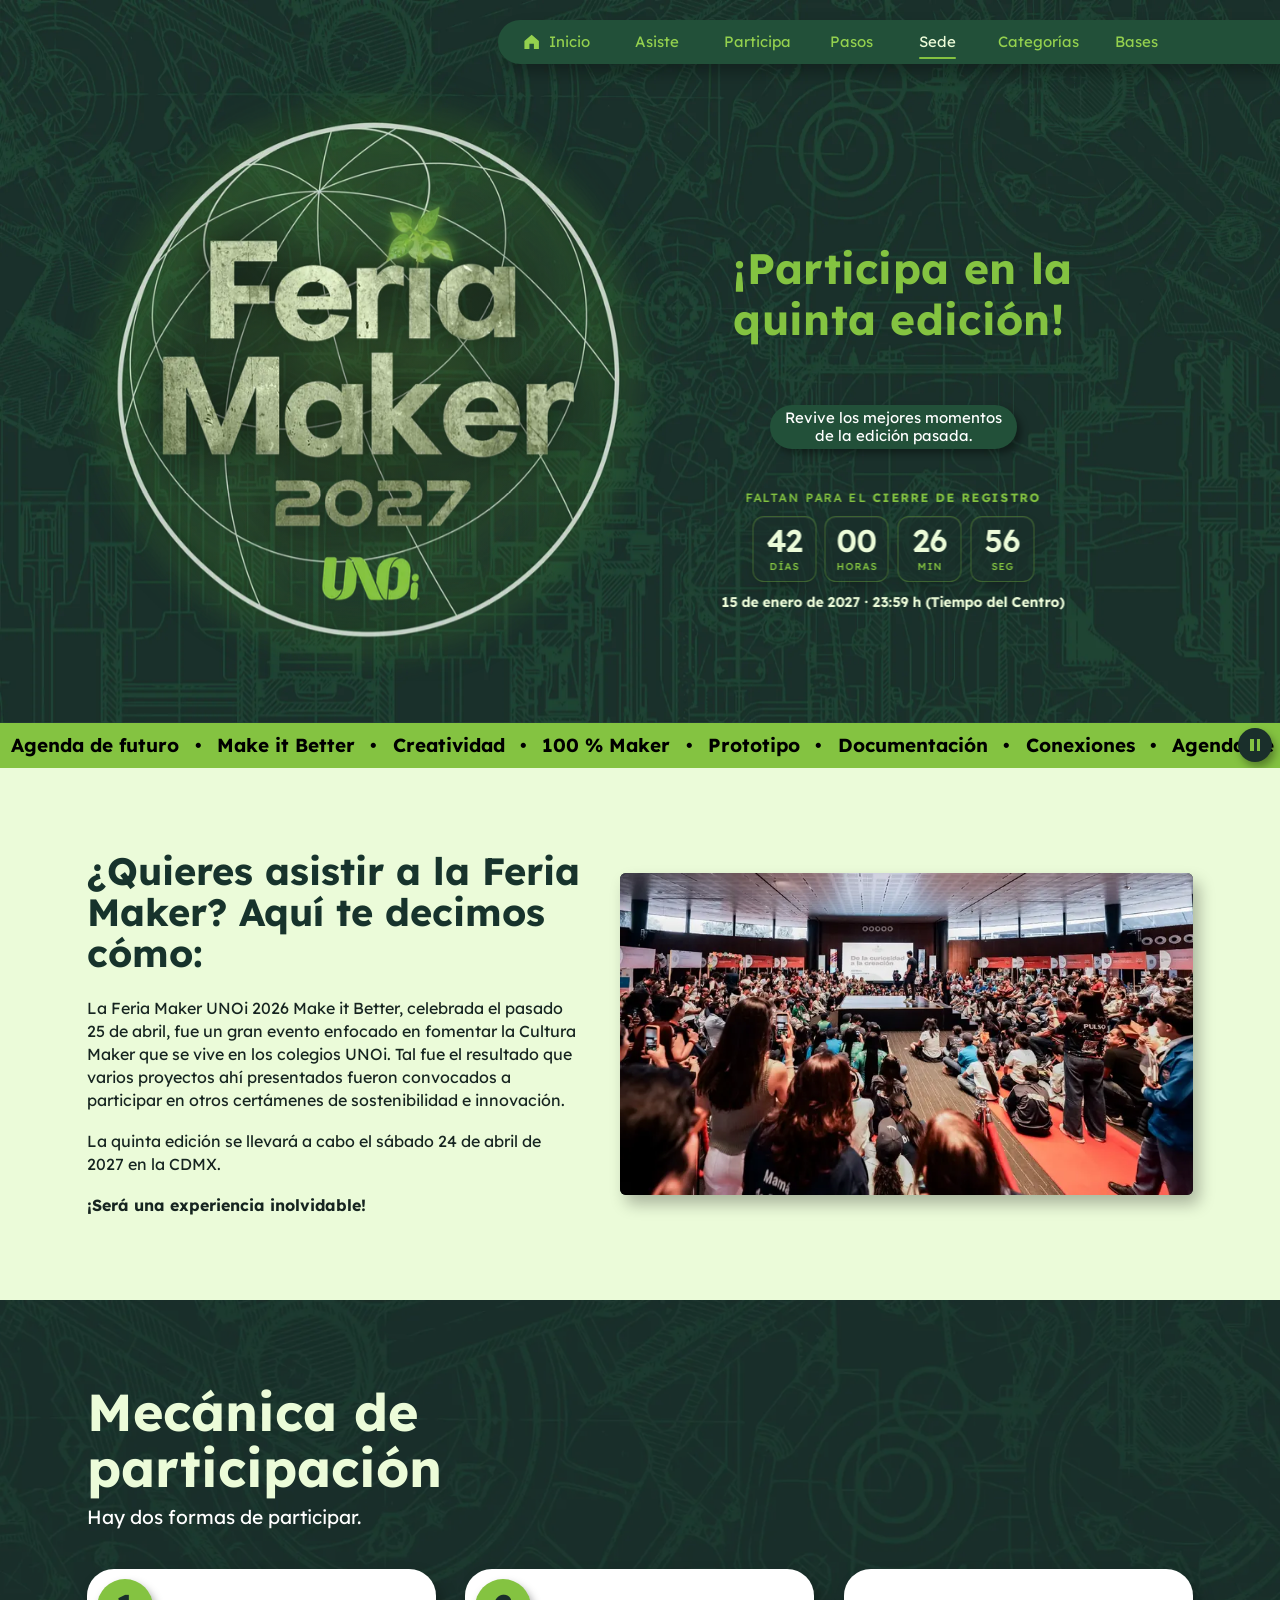
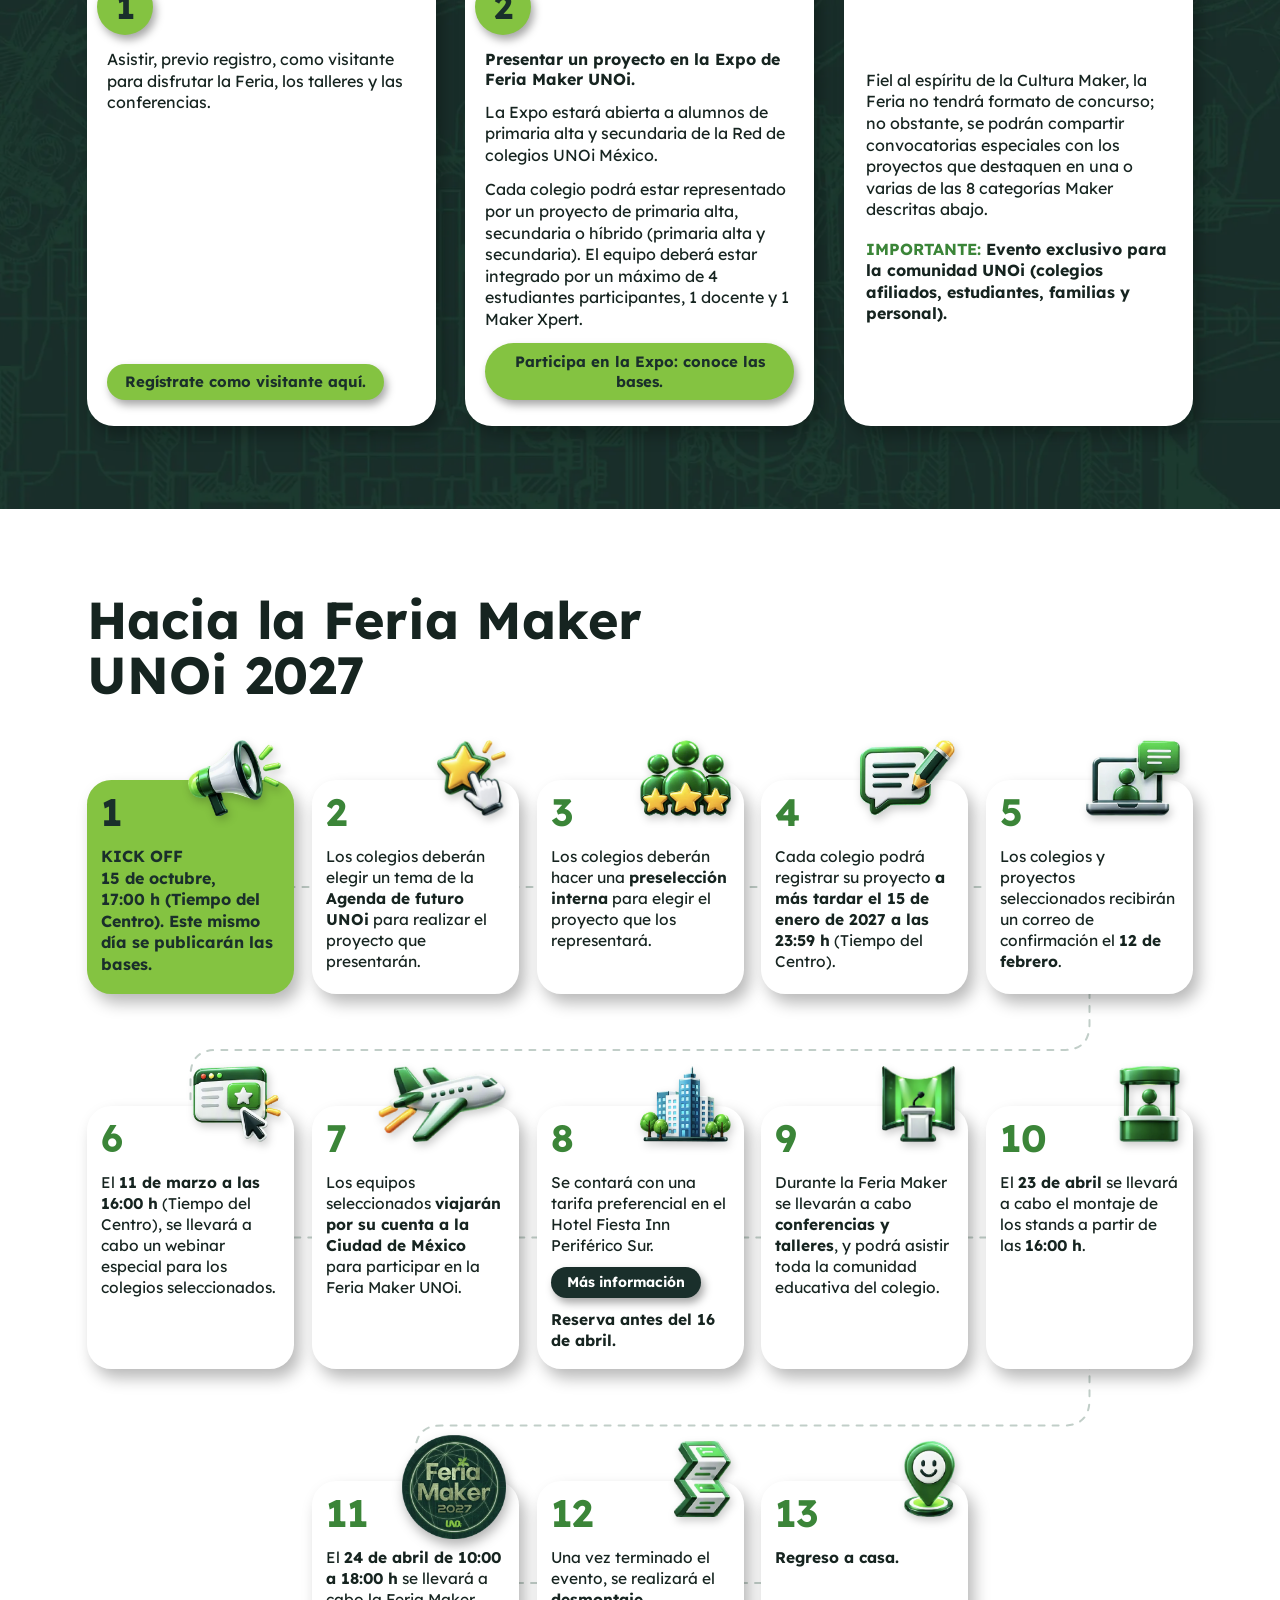
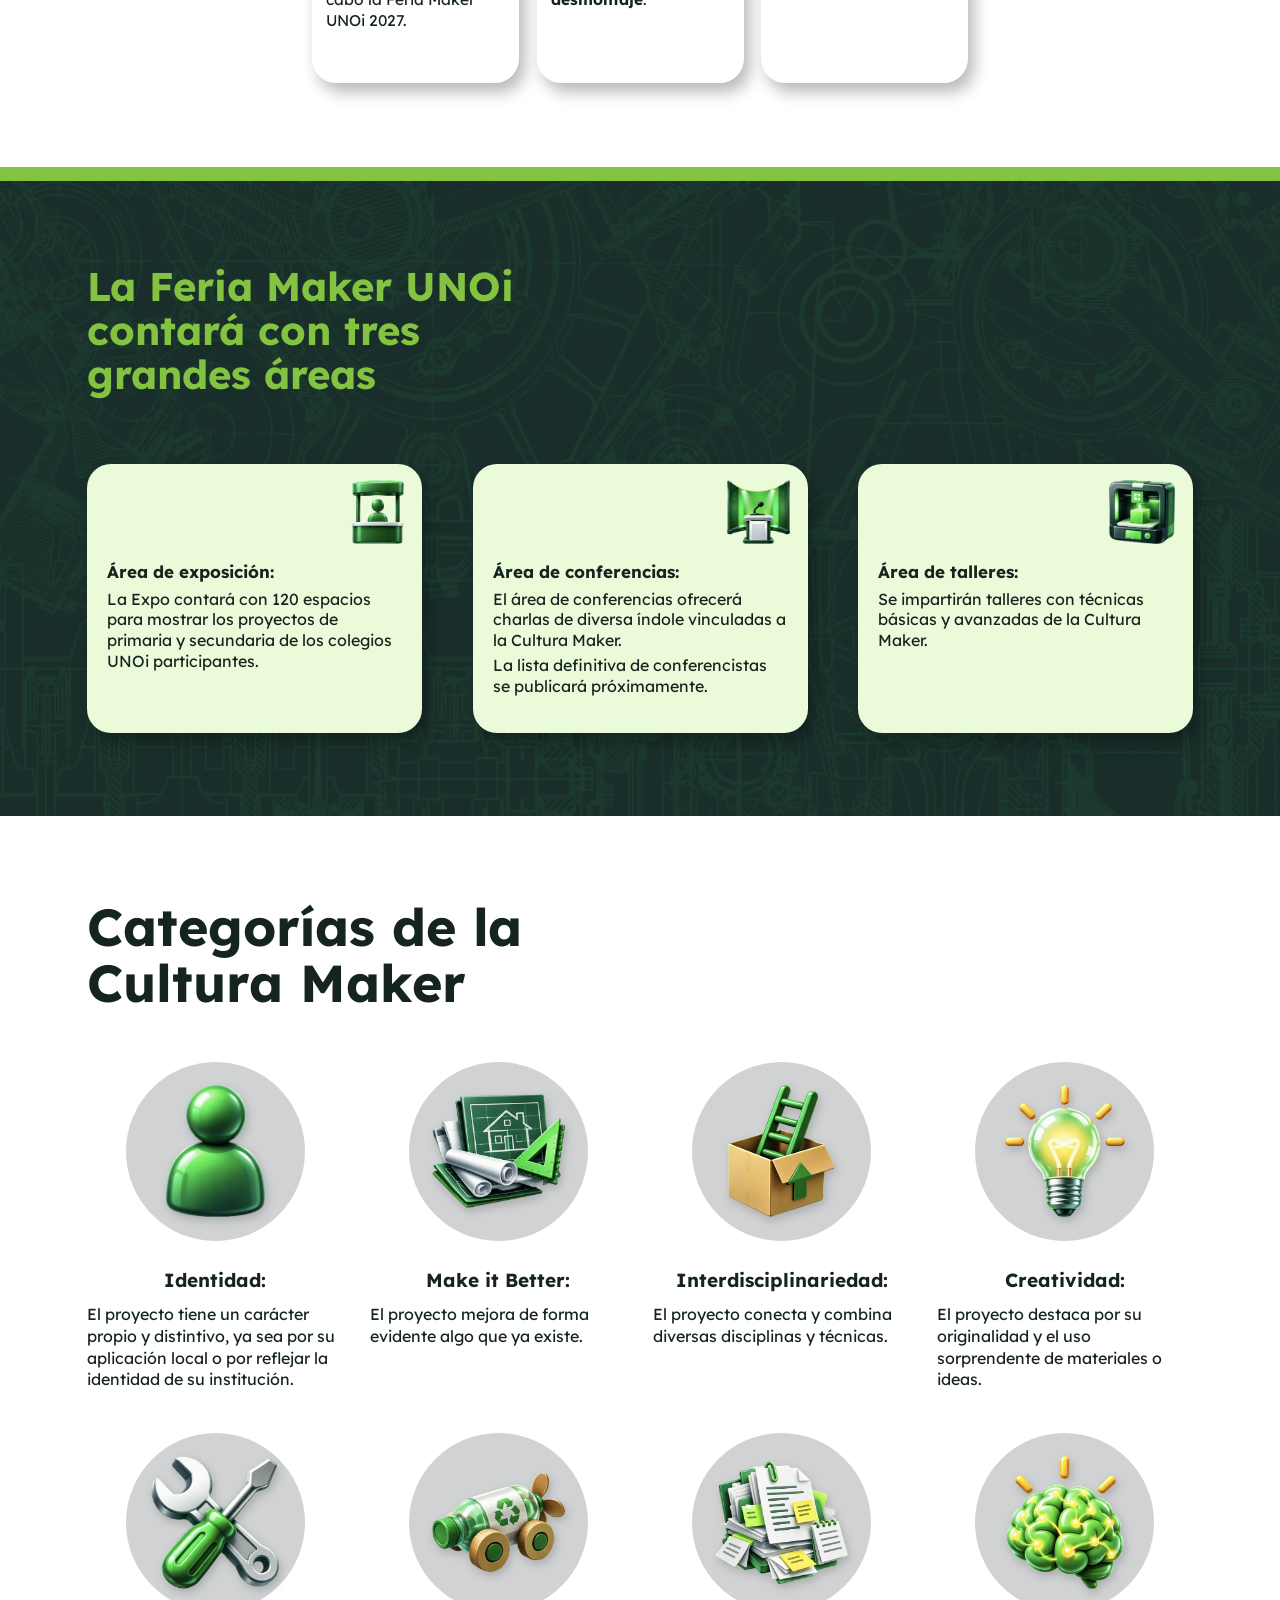
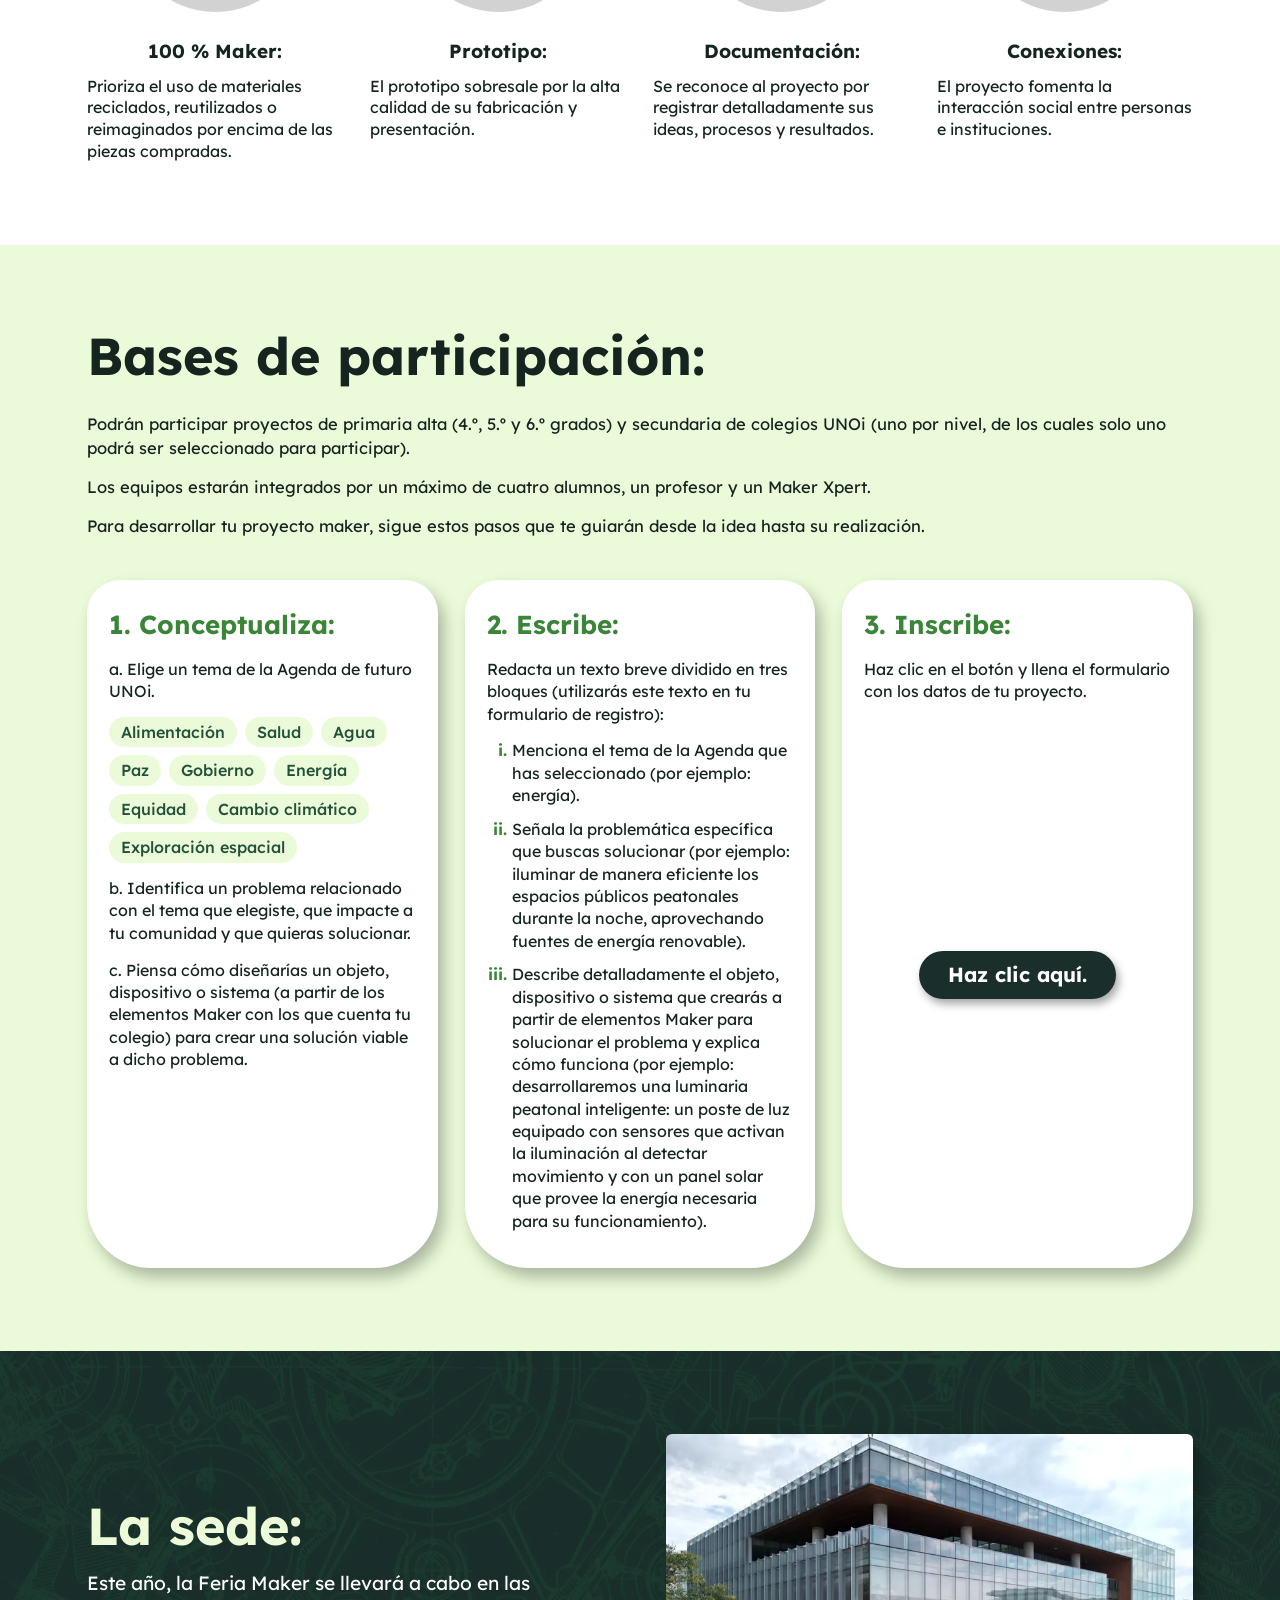
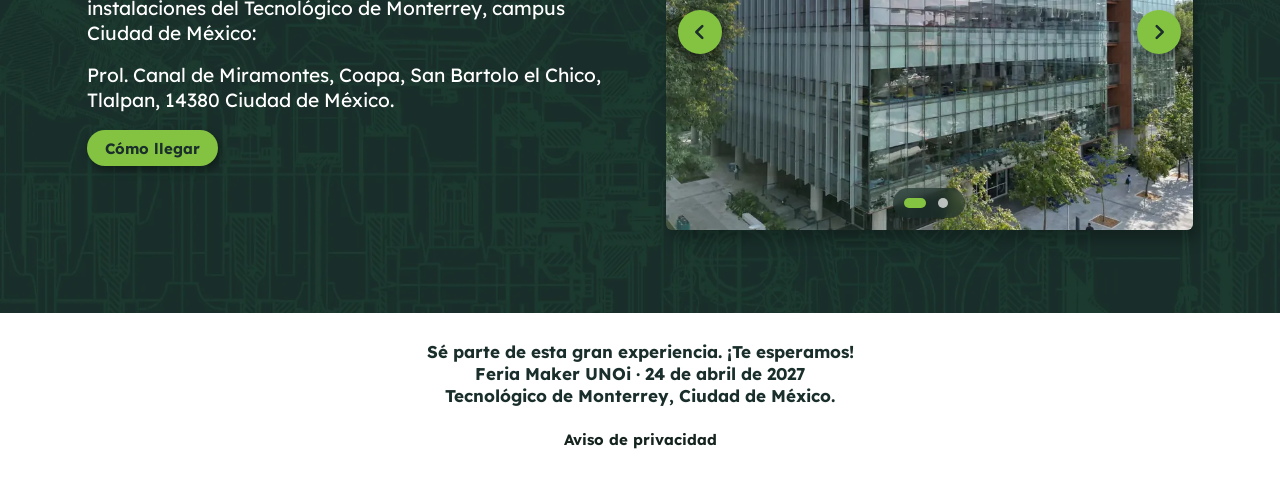
<file: index.html>
<!doctype html>
<html lang="es-MX">
<head>
<meta charset="utf-8">
<meta name="viewport" content="width=device-width, initial-scale=1">
<title>Feria Maker UNOi 2027</title>
<meta name="description" content="Feria Maker UNOi 2027, quinta edición: sábado 24 de abril de 2027 en el Tecnológico de Monterrey, campus Ciudad de México. Mecánica de participación, calendario, categorías y bases.">
<link rel="icon" href="img/favicon.png">
<link rel="preconnect" href="https://fonts.googleapis.com">
<link rel="preconnect" href="https://fonts.gstatic.com" crossorigin>
<link rel="stylesheet" href="https://fonts.googleapis.com/css2?family=Lexend:wght@300;400;500;600;700&display=swap">
<link rel="stylesheet" href="estilos.css?v=22">
<link rel="stylesheet" href="efectos.css?v=9">
<script>
(function () {
  var d = document.documentElement;
  if (window.matchMedia('(prefers-reduced-motion: reduce)').matches) return;
  d.classList.add('fx');
  // Intro (el logo se dibuja): solo la primera visita o con ?intro, y no si se llega directo a una sección.
  try {
    if (/[?&]intro\b/.test(location.search) || (!location.hash && !localStorage.getItem('fm-intro'))) {
      d.classList.add('intro', 'con-intro');
      new Image().src = 'img/intro-trazo.webp?v=1';
      // Por si algo falla, la página nunca se queda tapada.
      setTimeout(function () { d.classList.add('intro-fin'); }, 4000);
      setTimeout(function () { d.classList.remove('intro'); }, 5000);
    }
  } catch (e) {}
})();
</script>
</head>
<body>

<div class="capa-intro" aria-hidden="true"><div class="intro-trazo"></div></div>

<a class="saltar" href="#contenido">Saltar al contenido</a>

<header class="nav" id="nav">
  <button class="nav-boton" type="button" aria-expanded="false" aria-controls="menu">Menú</button>
  <nav aria-label="Secciones">
    <ul id="menu">
      <li><a href="#inicio"><svg class="casa" viewBox="0 0 24 24" aria-hidden="true"><path d="M3 11.2 12 3.5l9 7.7V21h-6.2v-6.4H9.2V21H3z"/></svg>Inicio</a></li>
      <li><a href="#asiste">Asiste</a></li>
      <li><a href="#participa">Participa</a></li>
      <li><a href="#calendario">Pasos</a></li>
      <li><a href="#sede">Sede</a></li>
      <li><a href="#categorias">Categorías</a></li>
      <li><a href="#bases">Bases</a></li>
    </ul>
  </nav>
</header>

<main id="contenido" tabindex="-1">
  <!-- Portada -->
  <section class="portada plano" id="inicio" aria-labelledby="t-portada">
    <div class="portada-contenido">
      <img class="portada-logo" src="img/logo-portada.webp?v=2" srcset="img/logo-portada-movil.webp?v=2 720w, img/logo-portada.webp?v=2 1100w" sizes="(max-width: 760px) 86vw, 47vw" width="1100" height="1121" alt="Feria Maker 2027 UNOi">
      <div class="portada-texto">
        <h1 id="t-portada"><span class="linea">¡Participa en la</span><br> <span class="linea">quinta edición!</span></h1>
        <a class="boton boton--plano" href="video/memoria-2026.mp4" aria-haspopup="dialog" aria-controls="modal-video">Revive los mejores momentos<br> de la edición pasada.</a>
        <!-- Cuenta regresiva: la llena sitio.js (sin JS no se muestra) -->
        <div class="cuenta" hidden>
          <p class="cuenta-titulo"></p>
          <ol class="cuenta-cifras" aria-hidden="true">
            <li><span class="cuenta-num">00</span><span class="cuenta-u">días</span></li>
            <li><span class="cuenta-num">00</span><span class="cuenta-u">horas</span></li>
            <li><span class="cuenta-num">00</span><span class="cuenta-u">min</span></li>
            <li><span class="cuenta-num">00</span><span class="cuenta-u">seg</span></li>
          </ol>
          <p class="cuenta-fecha"></p>
        </div>
      </div>
    </div>
  </section>

  <!-- Franja verde: Agenda de futuro y categorías de la Cultura Maker -->
  <div class="franja">
    <div class="franja-pista">
      <ul aria-label="Categorías de la Cultura Maker">
        <li>Agenda de futuro</li><li>Make it Better</li><li>Creatividad</li>
        <li>100 % Maker</li><li>Prototipo</li><li>Documentación</li><li>Conexiones</li>
      </ul>
      <ul aria-hidden="true">
        <li>Agenda de futuro</li><li>Make it Better</li><li>Creatividad</li>
        <li>100 % Maker</li><li>Prototipo</li><li>Documentación</li><li>Conexiones</li>
      </ul>
      <ul aria-hidden="true">
        <li>Agenda de futuro</li><li>Make it Better</li><li>Creatividad</li>
        <li>100 % Maker</li><li>Prototipo</li><li>Documentación</li><li>Conexiones</li>
      </ul>
    </div>
    <button class="franja-pausa" type="button" aria-pressed="false"><span class="sr">Pausar el movimiento de las categorías</span></button>
  </div>

  <!-- Asiste -->
  <section class="seccion asiste" id="asiste" aria-labelledby="t-asiste">
    <div class="contenedor asiste-rejilla">
      <div class="asiste-texto">
        <h2 id="t-asiste">¿Quieres asistir a la Feria Maker? Aquí te decimos cómo:</h2>
        <p>La Feria Maker UNOi 2026 Make it Better, celebrada el pasado 25 de abril, fue un gran evento enfocado en fomentar la Cultura Maker que se vive en los colegios UNOi. Tal fue el resultado que varios proyectos ahí presentados fueron convocados a participar en otros certámenes de sostenibilidad e innovación.</p>
        <p>La quinta edición se llevará a cabo el sábado 24 de abril de 2027 en la CDMX.</p>
        <p><strong>¡Será una experiencia inolvidable!</strong></p>
      </div>
      <figure class="asiste-foto">
        <img src="img/asiste-feria.webp?v=1" srcset="img/asiste-feria-movil.webp?v=1 800w, img/asiste-feria.webp?v=1 1600w" sizes="(max-width: 760px) 92vw, 50vw" width="1600" height="900" alt="Público de la Feria Maker UNOi sentado alrededor del escenario durante una conferencia" loading="lazy">
      </figure>
    </div>
  </section>

  <!-- Mecánica de participación -->
  <section class="seccion mecanica plano" id="participa" aria-labelledby="t-mecanica">
    <div class="contenedor">
      <h2 id="t-mecanica" class="titulo-claro">Mecánica de participación</h2>
      <p class="bajada">Hay dos formas de participar.</p>
      <div class="mecanica-rejilla">
        <article class="tarjeta forma">
          <span class="ficha" aria-hidden="true">1</span>
          <h3 class="sr">Forma 1: asistir como visitante</h3>
          <p class="forma-texto">Asistir, previo registro, como visitante para disfrutar la Feria, los talleres y las conferencias.</p>
          <a class="boton boton--lima" href="https://forms.gle/6UDmHjvu25Tv6WfJ6" target="_blank" rel="noopener">Regístrate como visitante aquí.<span class="sr"> (se abre en otra pestaña)</span></a>
        </article>
        <article class="tarjeta forma">
          <span class="ficha" aria-hidden="true">2</span>
          <h3>Presentar un proyecto en la Expo de Feria Maker UNOi.</h3>
          <p>La Expo estará abierta a alumnos de primaria alta y secundaria de la Red de colegios UNOi México.</p>
          <p>Cada colegio podrá estar representado por un proyecto de primaria alta, secundaria o híbrido (primaria alta y secundaria). El equipo deberá estar integrado por un máximo de 4 estudiantes participantes, 1 docente y 1 Maker Xpert.</p>
          <a class="boton boton--lima" href="#bases">Participa en la Expo: conoce las bases.</a>
        </article>
        <aside class="tarjeta nota">
          <p>Fiel al espíritu de la Cultura Maker, la Feria no tendrá formato de concurso; no obstante, se podrán compartir convocatorias especiales con los proyectos que destaquen en una o varias de las 8 categorías Maker descritas abajo.</p>
          <p class="importante"><strong><span>IMPORTANTE:</span> Evento exclusivo para la comunidad UNOi (colegios afiliados, estudiantes, familias y personal).</strong></p>
        </aside>
      </div>
    </div>
  </section>

  <!-- Calendario -->
  <section class="seccion calendario" id="calendario" aria-labelledby="t-calendario">
    <div class="contenedor">
      <h2 id="t-calendario">Hacia la Feria Maker UNOi 2027</h2>
      <ol class="pasos">
        <li class="paso paso--inicio"><img src="img/paso-01.webp?v=2" alt="" width="320" height="260" loading="lazy"><span class="paso-num">1</span><p><strong>KICK OFF<br>15 de octubre, 17:00&nbsp;h (Tiempo del Centro). Este mismo día se publicarán las bases.</strong></p></li>
        <li class="paso"><img src="img/paso-02.webp?v=2" alt="" width="320" height="352" loading="lazy"><span class="paso-num">2</span><p>Los colegios deberán elegir un tema de la <strong>Agenda de futuro UNOi</strong> para realizar el proyecto que presentarán.</p></li>
        <li class="paso"><img src="img/paso-03.webp?v=2" alt="" width="320" height="264" loading="lazy"><span class="paso-num">3</span><p>Los colegios deberán hacer una <strong>preselección interna</strong> para elegir el proyecto que los representará.</p></li>
        <li class="paso"><img src="img/paso-04.webp?v=2" alt="" width="320" height="255" loading="lazy"><span class="paso-num">4</span><p>Cada colegio podrá registrar su proyecto <strong>a más tardar el 15 de enero de 2027 a las 23:59&nbsp;h</strong> (Tiempo del Centro).</p></li>
        <li class="paso"><img src="img/paso-05.webp?v=2" alt="" width="320" height="258" loading="lazy"><span class="paso-num">5</span><p>Los colegios y proyectos seleccionados recibirán un correo de confirmación el <strong>12 de febrero</strong>.</p></li>
        <li class="paso"><img src="img/paso-06.webp?v=2" alt="" width="320" height="273" loading="lazy"><span class="paso-num">6</span><p>El <strong>11 de marzo a las 16:00&nbsp;h</strong> (Tiempo del Centro), se llevará a cabo un webinar especial para los colegios seleccionados.</p></li>
        <li class="paso"><img src="img/paso-07.webp?v=2" alt="" width="320" height="188" loading="lazy"><span class="paso-num">7</span><p>Los equipos seleccionados <strong>viajarán por su cuenta a la Ciudad de México</strong> para participar en la Feria Maker UNOi.</p></li>
        <li class="paso"><img src="img/paso-08.webp?v=2" alt="" width="320" height="264" loading="lazy"><span class="paso-num">8</span><p>Se contará con una tarifa preferencial en el Hotel Fiesta Inn Periférico Sur.</p><button class="boton boton--oscuro paso-boton" type="button" aria-haspopup="dialog" aria-controls="modal-hotel">Más información</button><p><strong>Reserva antes del 16 de abril.</strong></p></li>
        <li class="paso"><img src="img/paso-09.webp?v=2" alt="" width="320" height="329" loading="lazy"><span class="paso-num">9</span><p>Durante la Feria Maker se llevarán a cabo <strong>conferencias y talleres</strong>, y podrá asistir toda la comunidad educativa del colegio.</p></li>
        <li class="paso"><img src="img/paso-10.webp?v=2" alt="" width="320" height="388" loading="lazy"><span class="paso-num">10</span><p>El <strong>23 de abril</strong> se llevará a cabo el montaje de los stands a partir de las <strong>16:00&nbsp;h</strong>.</p></li>
        <li class="paso paso--feria"><img src="img/paso-11.webp?v=2" alt="" width="320" height="320" loading="lazy"><span class="paso-num">11</span><p>El <strong>24 de abril de 10:00 a 18:00&nbsp;h</strong> se llevará a cabo la Feria Maker UNOi 2027.</p></li>
        <li class="paso"><img src="img/paso-12.webp?v=2" alt="" width="320" height="425" loading="lazy"><span class="paso-num">12</span><p>Una vez terminado el evento, se realizará el <strong>desmontaje</strong>.</p></li>
        <li class="paso"><img src="img/paso-13.webp?v=2" alt="" width="299" height="443" loading="lazy"><span class="paso-num">13</span><p><strong>Regreso a casa.</strong></p></li>
      </ol>
    </div>
  </section>

  <div class="raya" aria-hidden="true"></div>

  <!-- Áreas -->
  <section class="seccion areas plano" id="areas" aria-labelledby="t-areas">
    <div class="contenedor">
      <h2 id="t-areas" class="titulo-lima">La Feria Maker UNOi contará con tres grandes áreas</h2>
      <div class="areas-rejilla">
        <article class="tarjeta area"><img src="img/area-exposicion.webp?v=2" alt="" width="320" height="389" loading="lazy"><h3>Área de exposición:</h3><p>La Expo contará con 120 espacios para mostrar los proyectos de primaria y secundaria de los colegios UNOi participantes.</p></article>
        <article class="tarjeta area"><img src="img/area-conferencias.webp?v=2" alt="" width="320" height="330" loading="lazy"><h3>Área de conferencias:</h3><p>El área de conferencias ofrecerá charlas de diversa índole vinculadas a la Cultura Maker.</p><p>La lista definitiva de conferencistas se publicará próximamente.</p></article>
        <article class="tarjeta area"><img src="img/area-talleres.webp?v=2" alt="" width="320" height="311" loading="lazy"><h3>Área de talleres:</h3><p>Se impartirán talleres con técnicas básicas y avanzadas de la Cultura Maker.</p></article>
      </div>
    </div>
  </section>

  <!-- Categorías -->
  <section class="seccion categorias" id="categorias" aria-labelledby="t-categorias">
    <div class="contenedor">
      <h2 id="t-categorias">Categorías de la Cultura Maker</h2>
      <ul class="cats">
        <li class="cat"><span class="cat-circulo"><img src="img/cat-identidad.webp?v=2" alt="" width="420" height="559" loading="lazy"></span><h3>Identidad:</h3><p>El proyecto tiene un carácter propio y distintivo, ya sea por su aplicación local o por reflejar la identidad de su institución.</p></li>
        <li class="cat"><span class="cat-circulo"><img src="img/cat-make-something-better.webp?v=2" alt="" width="420" height="363" loading="lazy"></span><h3>Make it Better:</h3><p>El proyecto mejora de forma evidente algo que ya existe.</p></li>
        <li class="cat"><span class="cat-circulo"><img src="img/cat-interdisciplinariedad.webp?v=2" alt="" width="420" height="523" loading="lazy"></span><h3>Interdiscipli&shy;nariedad:</h3><p>El proyecto conecta y combina diversas disciplinas y técnicas.</p></li>
        <li class="cat"><span class="cat-circulo"><img src="img/cat-creatividad.webp?v=2" alt="" width="420" height="462" loading="lazy"></span><h3>Creatividad:</h3><p>El proyecto destaca por su originalidad y el uso sorprendente de materiales o ideas.</p></li>
        <li class="cat"><span class="cat-circulo"><img src="img/cat-100-maker.webp?v=2" alt="" width="420" height="437" loading="lazy"></span><h3>100 % Maker:</h3><p>Prioriza el uso de materiales reciclados, reutilizados o reimaginados por encima de las piezas compradas.</p></li>
        <li class="cat"><span class="cat-circulo"><img src="img/cat-prototipo.webp?v=2" alt="" width="420" height="316" loading="lazy"></span><h3>Prototipo:</h3><p>El prototipo sobresale por la alta calidad de su fabricación y presentación.</p></li>
        <li class="cat"><span class="cat-circulo"><img src="img/cat-documentacion.webp?v=2" alt="" width="420" height="389" loading="lazy"></span><h3>Documentación:</h3><p>Se reconoce al proyecto por registrar detalladamente sus ideas, procesos y resultados.</p></li>
        <li class="cat"><span class="cat-circulo"><img src="img/cat-conexiones.webp?v=2" alt="" width="420" height="474" loading="lazy"></span><h3>Conexiones:</h3><p>El proyecto fomenta la interacción social entre personas e instituciones.</p></li>
      </ul>
    </div>
  </section>

  <!-- Bases -->
  <section class="seccion bases" id="bases" aria-labelledby="t-bases">
    <div class="contenedor">
      <h2 id="t-bases">Bases de participación:</h2>
      <div class="bases-texto">
        <p>Podrán participar proyectos de primaria alta (4.º, 5.º y 6.º grados) y secundaria de colegios UNOi (uno por nivel, de los cuales solo uno podrá ser seleccionado para participar).</p>
        <p>Los equipos estarán integrados por un máximo de cuatro alumnos, un profesor y un Maker Xpert.</p>
        <p>Para desarrollar tu proyecto maker, sigue estos pasos que te guiarán desde la idea hasta su realización.</p>
      </div>
      <ol class="etapas">
        <li class="tarjeta etapa">
          <h3>1. Conceptualiza:</h3>
          <p>a. Elige un tema de la Agenda de futuro UNOi.</p>
          <ul class="temas">
            <li>Alimentación</li><li>Salud</li><li>Agua</li><li>Paz</li><li>Gobierno</li><li>Energía</li><li>Equidad</li><li>Cambio climático</li><li>Exploración espacial</li>
          </ul>
          <p>b. Identifica un problema relacionado con el tema que elegiste, que impacte a tu comunidad y que quieras solucionar.</p>
          <p>c. Piensa cómo diseñarías un objeto, dispositivo o sistema (a partir de los elementos Maker con los que cuenta tu colegio) para crear una solución viable a dicho problema.</p>
        </li>
        <li class="tarjeta etapa">
          <h3>2. Escribe:</h3>
          <p>Redacta un texto breve dividido en tres bloques (utilizarás este texto en tu formulario de registro):</p>
          <ol class="bloques" type="i">
            <li>Menciona el tema de la Agenda que has seleccionado (por ejemplo: energía).</li>
            <li>Señala la problemática específica que buscas solucionar (por ejemplo: iluminar de manera eficiente los espacios públicos peatonales durante la noche, aprovechando fuentes de energía renovable).</li>
            <li>Describe detalladamente el objeto, dispositivo o sistema que crearás a partir de elementos Maker para solucionar el problema y explica cómo funciona (por ejemplo: desarrollaremos una luminaria peatonal inteligente: un poste de luz equipado con sensores que activan la iluminación al detectar movimiento y con un panel solar que provee la energía necesaria para su funcionamiento).</li>
          </ol>
        </li>
        <li class="tarjeta etapa">
          <h3>3. Inscribe:</h3>
          <p>Haz clic en el botón y llena el formulario con los datos de tu proyecto.</p>
          <a class="boton boton--oscuro" href="https://forms.gle/rQUYWWpw6s9PaGNcA" target="_blank" rel="noopener">Haz clic aquí.<span class="sr"> Inscribe tu proyecto (se abre en otra pestaña)</span></a>
        </li>
      </ol>
    </div>
  </section>

  <!-- Sede -->
  <section class="seccion sede plano" id="sede" aria-labelledby="t-sede">
    <div class="contenedor sede-rejilla">
      <div class="sede-texto">
        <h2 id="t-sede" class="titulo-claro">La sede:</h2>
        <p>Este año, la Feria Maker se llevará a cabo en las instalaciones del Tecnológico de Monterrey, campus Ciudad de México:</p>
        <address>Prol. Canal de Miramontes, Coapa, San Bartolo el Chico, Tlalpan, 14380 Ciudad de México.</address>
        <a class="boton boton--lima" href="https://www.google.com/maps/search/?api=1&amp;query=Tecnol%C3%B3gico+de+Monterrey+campus+Ciudad+de+M%C3%A9xico%2C+Prol.+Canal+de+Miramontes%2C+Coapa%2C+San+Bartolo+el+Chico%2C+Tlalpan%2C+14380+Ciudad+de+M%C3%A9xico" target="_blank" rel="noopener">Cómo llegar<span class="sr"> (se abre en otra pestaña)</span></a>
      </div>
      <!-- Carrusel de la sede: se desliza con el dedo; las flechas y los puntos los activa sitio.js -->
      <div class="sede-foto carrusel" role="group" aria-roledescription="carrusel" aria-label="Fotos de la sede">
        <div class="carrusel-pista" tabindex="0" role="group" aria-label="Diapositivas">
          <div class="carrusel-slide" role="group" aria-roledescription="diapositiva" aria-label="1 de 2">
            <img src="img/sede-tec.webp?v=1" srcset="img/sede-tec-movil.webp?v=1 800w, img/sede-tec.webp?v=1 1600w" sizes="(max-width: 760px) 92vw, 45vw" width="1600" height="1200" alt="Edificio de vidrio del Tecnológico de Monterrey, campus Ciudad de México" loading="lazy">
          </div>
          <div class="carrusel-slide" role="group" aria-roledescription="diapositiva" aria-label="2 de 2">
            <img src="img/sede-jardin.webp?v=1" srcset="img/sede-jardin-movil.webp?v=1 800w, img/sede-jardin.webp?v=1 1280w" sizes="(max-width: 760px) 92vw, 45vw" width="1280" height="853" alt="Jardín del campus con árboles, un edificio a la izquierda y, al fondo, una carpa verde con el logo de la Feria Maker" loading="lazy">
          </div>
        </div>
        <div class="carrusel-ctl" hidden>
          <button class="carrusel-flecha carrusel-ant" type="button" aria-label="Foto anterior"><svg viewBox="0 0 24 24" aria-hidden="true"><path d="M14.5 5.5 8 12l6.5 6.5"/></svg></button>
          <button class="carrusel-flecha carrusel-sig" type="button" aria-label="Foto siguiente"><svg viewBox="0 0 24 24" aria-hidden="true"><path d="M9.5 5.5 16 12l-6.5 6.5"/></svg></button>
          <div class="carrusel-puntos">
            <button type="button" aria-label="Ver foto 1 de 2" aria-current="true"></button>
            <button type="button" aria-label="Ver foto 2 de 2"></button>
          </div>
        </div>
      </div>
    </div>
  </section>
</main>

<footer class="pie">
  <p class="pie-cierre">Sé parte de esta gran experiencia. ¡Te esperamos!<br>Feria Maker UNOi · 24 de abril de&nbsp;2027<br>Tecnológico de Monterrey, Ciudad de México.</p>
  <a class="pie-aviso" href="aviso-de-privacidad.html">Aviso de privacidad</a>
</footer>

<div class="aviso-pendiente" role="status" aria-live="polite"></div>

<!-- Video de la edición pasada: se abre desde el botón de la portada (sitio.js) -->
<dialog class="modal-video" id="modal-video" aria-label="Video: los mejores momentos de la Feria Maker UNOi 2026">
  <button class="modal-cerrar" type="button" aria-label="Cerrar el video"></button>
  <video controls playsinline preload="none" poster="img/video-portada.webp" width="1280" height="720">
    <source src="video/memoria-2026.mp4" type="video/mp4">
    Tu navegador no puede reproducir este video.
  </video>
</dialog>
<!-- Paso 8: información del hotel (la abre el botón «Más información»; textos del documento «Hotel Fiesta Inn Periférico Sur.docx») -->
<dialog class="modal-info" id="modal-hotel" aria-labelledby="t-hotel">
  <button class="modal-cerrar" type="button" aria-label="Cerrar la información del hotel"></button>
  <div class="modal-info-cuerpo">
    <h2 id="t-hotel">Hotel Fiesta Inn Periférico Sur</h2>
    <address>Periférico Sur 5530, Col. Pedregal de Carrasco, Coyoacán, C.P. 04700, Ciudad de México.</address>
    <p>Tarifa por habitación sencilla o doble: <strong>$1,550.00&nbsp;MXN por noche</strong>, más impuestos (IVA e ISH) y propinas (botones y camaristas).</p>
    <p>Clave de grupo: <strong>FERIA&nbsp;MAKER&nbsp;/&nbsp;G1XM0S</strong></p>
    <h3>Notas:</h3>
    <ul>
      <li>Sujeto a disponibilidad y al tipo de habitación.</li>
      <li>La tarifa aplica únicamente para estancias del 23 al 27 de abril de 2027.</li>
      <li>Tarifa vigente hasta el 15 de abril de 2027.</li>
    </ul>
    <h3>Proceso de reservación</h3>
    <p>Hay dos formas de reservar:</p>
    <ol class="modal-info-formas">
      <li>
        <p class="modal-info-forma">A través de la Central de Reservaciones</p>
        <p>Cada participante deberá mencionar que desea realizar una reservación con la tarifa del grupo “FERIA&nbsp;MAKER&nbsp;/&nbsp;G1XM0S” en el hotel Fiesta Inn Periférico Sur.</p>
        <p>Central de Reservaciones:</p>
        <ul>
          <li>Ciudad de México: <a href="tel:+525553266900">55&nbsp;5326&nbsp;6900</a></li>
          <li>Interior de la República: <a href="tel:+528005045000">800&nbsp;504&nbsp;5000</a> (sin costo)</li>
        </ul>
      </li>
      <li>
        <p class="modal-info-forma">A través del enlace de reservación del grupo</p>
        <p>Al ingresar al enlace, la clave de grupo y el hotel ya aparecen precargados. Solo deberás seleccionar las fechas de estancia, el número de habitaciones y el número de huéspedes para consultar la disponibilidad.</p>
        <a class="boton boton--lima" href="https://www.corpo-rate.com/login?groupId=G1XM0S@SUR" target="_blank" rel="noopener">Reserva aquí.<span class="sr"> Reservación del grupo en el hotel (se abre en otra pestaña)</span></a>
      </li>
    </ol>
  </div>
</dialog>
<script src="sitio.js?v=11" defer></script>
<script src="efectos.js?v=11" defer></script>
</body>
</html>
</file>
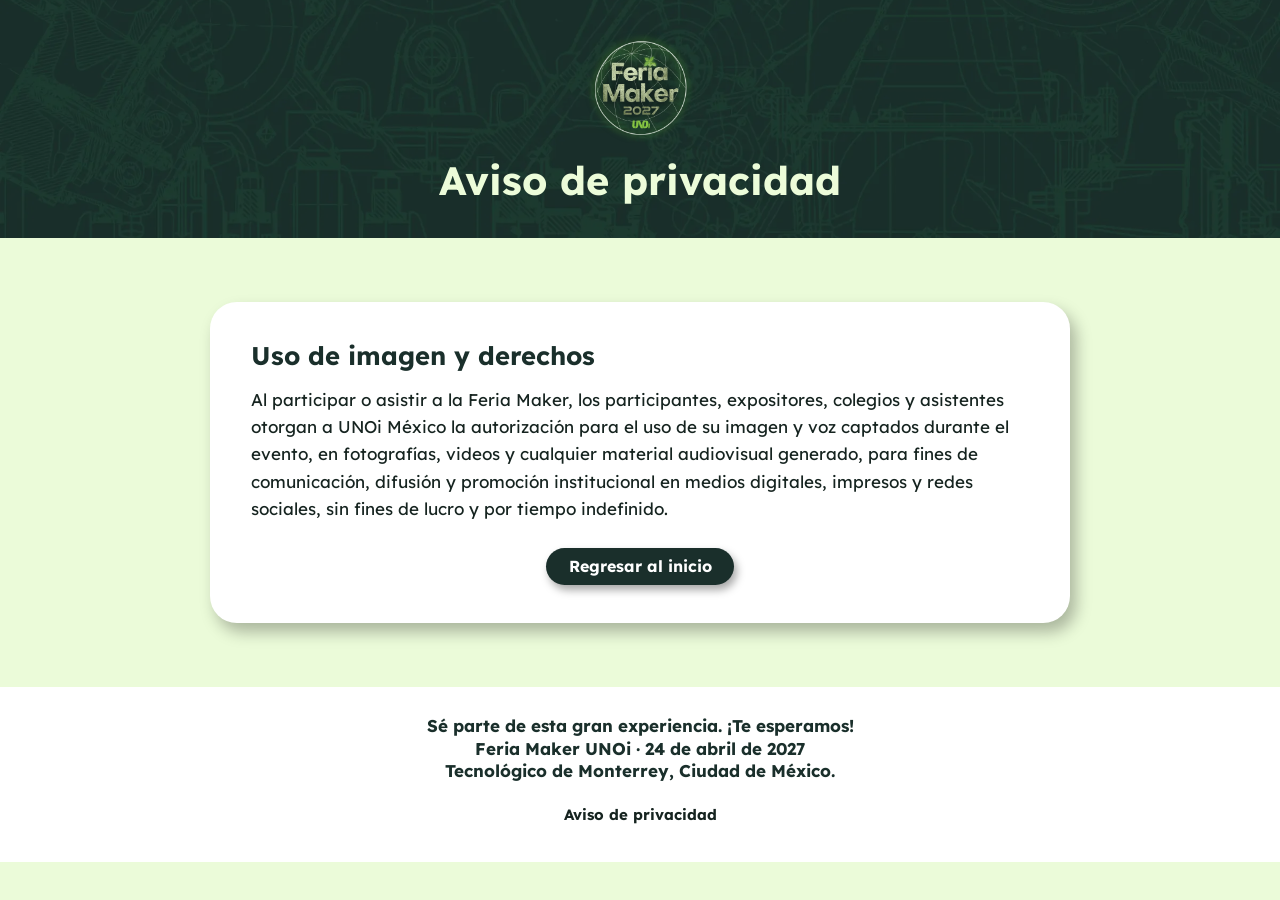
<file: aviso-de-privacidad.html>
<!doctype html>
<html lang="es-MX">
<head>
<meta charset="utf-8">
<meta name="viewport" content="width=device-width, initial-scale=1">
<title>Aviso de privacidad · Feria Maker UNOi 2027</title>
<meta name="description" content="Aviso de privacidad de la Feria Maker UNOi 2027: uso de imagen y derechos.">
<link rel="icon" href="img/favicon.png">
<link rel="preconnect" href="https://fonts.googleapis.com">
<link rel="preconnect" href="https://fonts.gstatic.com" crossorigin>
<link rel="stylesheet" href="https://fonts.googleapis.com/css2?family=Lexend:wght@300;400;500;600;700&display=swap">
<link rel="stylesheet" href="estilos.css?v=22">
</head>
<body class="pagina-aviso">

<a class="saltar" href="#contenido">Saltar al contenido</a>

<header class="aviso-cabeza plano">
  <a class="aviso-logo" href="index.html"><img src="img/logo-portada-movil.webp?v=2" alt="Feria Maker 2027 UNOi: volver al inicio" width="720" height="734"></a>
  <h1 class="titulo-claro">Aviso de privacidad</h1>
</header>

<main id="contenido" class="aviso-cuerpo" tabindex="-1">
  <article class="tarjeta aviso">
    <h2>Uso de imagen y derechos</h2>
    <p>Al participar o asistir a la Feria Maker, los participantes, expositores, colegios y asistentes otorgan a UNOi México la autorización para el uso de su imagen y voz captados durante el evento, en fotografías, videos y cualquier material audiovisual generado, para fines de comunicación, difusión y promoción institucional en medios digitales, impresos y redes sociales, sin fines de lucro y por tiempo indefinido.</p>
    <a class="boton boton--oscuro" href="index.html">Regresar al inicio</a>
  </article>
</main>

<footer class="pie">
  <p class="pie-cierre">Sé parte de esta gran experiencia. ¡Te esperamos!<br>Feria Maker UNOi · 24 de abril de&nbsp;2027<br>Tecnológico de Monterrey, Ciudad de México.</p>
  <a class="pie-aviso" href="aviso-de-privacidad.html" aria-current="page">Aviso de privacidad</a>
</footer>
</body>
</html>
</file>
<file: estilos.css>
/* Feria Maker UNOi 2027 · sitio informativo (diseño: landing_maker 1.pdf, 1920 px de ancho).
   Las medidas del diseño se escalan con clamp(): el valor central es el del PDF en vw (px / 19.2). */

/* Objectivity es la letra del diseño. Cuando tengamos los archivos, se ponen en fuentes/ y se activa esto:
@font-face { font-family: "Objectivity"; src: url(fuentes/Objectivity-Regular.woff2) format("woff2"); font-weight: 400; font-display: swap; }
@font-face { font-family: "Objectivity"; src: url(fuentes/Objectivity-Medium.woff2) format("woff2"); font-weight: 500; font-display: swap; }
@font-face { font-family: "Objectivity"; src: url(fuentes/Objectivity-Bold.woff2) format("woff2"); font-weight: 700; font-display: swap; }
   Mientras, Lexend (Google Fonts) es la más parecida: geométrica, redonda y con el mismo aire entre letras. */

:root {
  --verde-noche: #1a2f2b;   /* fondo de las secciones de plano */
  --verde-plano: #225039;   /* líneas del plano, menú, botón de la portada */
  --lima: #84c341;
  --verde-claro: #ebfbd9;   /* fondo de Asiste y Bases, tarjetas de Áreas */
  --palido: #ecfcd9;        /* títulos sobre el plano */
  --verde-numero: #3b8538;
  --tinta: #162420;
  --gris-circulo: #d1d2d3;
  --blanco: #ffffff;
  --sombra: 6px 9px 16px rgba(0, 0, 0, 0.28);
  --sombra-boton: 3px 5px 8px rgba(0, 0, 0, 0.35);
  --letra: "Objectivity", "Lexend", "Avenir Next", "Segoe UI", system-ui, sans-serif;
  --contenedor: min(1600px, 100% - 2 * clamp(20px, 6.8vw, 160px));
  color-scheme: light;
}

* { box-sizing: border-box; }
html { scroll-behavior: smooth; scroll-padding-top: 96px; }
body { margin: 0; font: 400 clamp(16px, 1.05vw, 20px)/1.45 var(--letra); color: var(--tinta); background: var(--blanco); -webkit-font-smoothing: antialiased; }
img { display: block; max-width: 100%; height: auto; }
h1, h2, h3 { margin: 0; font-weight: 700; }
p { margin: 0; }
a { color: inherit; }
strong { font-weight: 700; }
.sr { position: absolute; width: 1px; height: 1px; overflow: hidden; clip: rect(0 0 0 0); white-space: nowrap; }
.saltar { position: absolute; left: 12px; top: -60px; z-index: 50; padding: 10px 16px; border-radius: 999px; background: var(--lima); color: var(--tinta); font-weight: 700; text-decoration: none; }
.saltar:focus { top: 12px; }
:focus-visible { outline: 3px solid var(--lima); outline-offset: 3px; }
.tarjeta :focus-visible, .pie :focus-visible, .asiste :focus-visible, .franja :focus-visible { outline-color: var(--verde-noche); }

.contenedor { width: var(--contenedor); margin-inline: auto; }
.seccion { padding-block: clamp(56px, 6.5vw, 125px); }

/* Fondo de plano: verde noche con el dibujo técnico encima (al 60 %, como en el diseño). */
.plano { position: relative; isolation: isolate; background: var(--verde-noche); color: var(--blanco); }
.plano::before { content: ""; position: absolute; inset: 0; z-index: -1; background: url(img/fondo-plano.webp?v=2) center / cover no-repeat; opacity: 0.6; }

/* ---------- Botones ---------- */
.boton { display: inline-flex; align-items: center; justify-content: center; gap: 8px; padding: 0.55em 1.2em; border-radius: 999px; font-weight: 700; text-align: center; text-decoration: none; box-shadow: var(--sombra-boton); transition: transform 0.15s ease, box-shadow 0.15s ease, filter 0.15s ease; }
.boton:hover { transform: translateY(-1px); box-shadow: 4px 7px 12px rgba(0, 0, 0, 0.35); filter: brightness(1.05); }
.boton--lima { background: var(--lima); color: var(--verde-noche); } /* texto oscuro: el blanco sobre lima no se lee (2.1:1) */
.boton--oscuro { background: var(--verde-noche); color: var(--blanco); font-size: clamp(18px, 1.6vw, 30px); padding: 0.45em 1.4em; }
.boton--plano { background: var(--verde-plano); color: var(--blanco); font-weight: 400; line-height: 1.2; padding: 0.6em 1.5em; }

/* ---------- Menú ---------- */
.nav { position: fixed; top: clamp(10px, 1.6vw, 30px); right: 0; z-index: 30; }
.nav ul { display: flex; align-items: center; gap: clamp(8px, 1.6vw, 34px); margin: 0; padding: 0 clamp(22px, 2.6vw, 50px) 0 clamp(18px, 1.3vw, 26px); height: clamp(46px, 3vw, 58px); list-style: none; border-radius: 999px 0 0 999px; background: var(--verde-plano); box-shadow: var(--sombra); }
.nav a { display: inline-flex; align-items: center; gap: 6px; padding: 6px 2px; color: #94d14e; font-size: clamp(15px, 1.05vw, 20px); text-decoration: none; border-bottom: 2px solid transparent; }
.nav a:hover, .nav a[aria-current="true"] { color: var(--palido); border-bottom-color: var(--lima); }
.casa { width: 1.15em; height: 1.15em; fill: currentColor; }
.nav-boton { display: none; }

/* ---------- Portada ---------- */
.portada { min-height: clamp(560px, 56.5vw, 1084px); display: grid; align-items: center; overflow: hidden; }
.portada-contenido { display: grid; grid-template-columns: minmax(0, 47%) minmax(0, 1fr); align-items: center; width: 100%; padding: clamp(70px, 5vw, 101px) clamp(20px, 5vw, 96px) clamp(30px, 3vw, 60px) clamp(20px, 5vw, 96px); }
.portada-logo { width: 100%; max-width: 903px; }
.portada-texto { display: grid; justify-items: start; gap: clamp(24px, 3.9vw, 75px); padding-left: clamp(16px, 5.3vw, 100px); }
.portada h1 { justify-self: start; max-width: 9em; color: var(--lima); font-size: clamp(30px, 3.33vw, 64px); line-height: 1.12; letter-spacing: 0.01em; }
.portada .boton { font-size: clamp(15px, 1.15vw, 22px); max-width: 21em; text-align: left; } /* alineado con el título */

/* ---------- Franja de categorías (corre despacio; quieta con movimiento reducido) ---------- */
.franja { position: relative; overflow: hidden; background: var(--lima); color: #000; }
.franja-pista { display: flex; width: max-content; animation: correr 75s linear infinite; }
.franja:hover .franja-pista, .franja.pausada .franja-pista { animation-play-state: paused; }
.franja-pausa { position: absolute; right: 8px; top: 50%; translate: 0 -50%; display: grid; place-items: center; width: 34px; height: 34px; border: 0; border-radius: 50%; background: var(--verde-noche); cursor: pointer; box-shadow: var(--sombra-boton); }
.franja-pausa::before { content: ""; width: 10px; height: 12px; background: linear-gradient(90deg, var(--lima) 0 35%, transparent 35% 65%, var(--lima) 65%); }
.franja.pausada .franja-pausa::before { width: 0; height: 0; margin-left: 3px; border-left: 11px solid var(--lima); border-block: 7px solid transparent; background: none; }
.franja ul { display: flex; margin: 0; padding: 0; list-style: none; }
.franja li { display: flex; align-items: center; padding-block: clamp(12px, 1.2vw, 20px); font-weight: 700; font-size: clamp(16px, 1.25vw, 24px); white-space: nowrap; }
.franja li::after { content: "•"; margin-inline: clamp(14px, 1.3vw, 26px); }
@keyframes correr { to { transform: translateX(-33.3333%); } }

/* ---------- Asiste ---------- */
.asiste { background: var(--verde-claro); }
.asiste-rejilla { display: grid; grid-template-columns: minmax(0, 0.95fr) minmax(0, 1.1fr); gap: clamp(28px, 3vw, 60px); align-items: center; }
.asiste-texto { display: grid; gap: 1.1em; max-width: 650px; }
.asiste h2 { margin-bottom: 0.15em; color: #17332c; font-size: clamp(30px, 2.97vw, 57px); line-height: 1.07; }
.asiste p { font-size: clamp(16px, 1.05vw, 20px); }
.asiste-foto { margin: 0; border-radius: 6px; overflow: hidden; background: var(--verde-noche); box-shadow: var(--sombra); }
.asiste-foto img { display: block; width: 100%; aspect-ratio: 16 / 9; object-fit: cover; }

/* ---------- Video de la edición pasada (ventana modal) ---------- */
/* Lo más ancho que quepa: deja lugar arriba para el botón de cerrar. */
.modal-video { width: min(92vw, 1100px, calc((100vh - 140px) * 16 / 9)); max-width: none; max-height: none; padding: 0; border: 0; border-radius: 10px; overflow: visible; background: #000; box-shadow: 0 30px 80px rgba(0, 0, 0, 0.6); }
.modal-video::backdrop { background: rgba(12, 26, 22, 0.88); }
.modal-video video { display: block; width: 100%; height: auto; aspect-ratio: 16 / 9; border-radius: 10px; background: #000; }
.modal-cerrar { position: absolute; right: 0; bottom: calc(100% + 12px); display: grid; place-items: center; width: 44px; height: 44px; border: 0; border-radius: 50%; background: var(--lima); cursor: pointer; box-shadow: var(--sombra-boton); }
.modal-cerrar::before { content: ""; width: 18px; height: 18px; background: linear-gradient(45deg, transparent 44%, var(--verde-noche) 44% 56%, transparent 56%), linear-gradient(-45deg, transparent 44%, var(--verde-noche) 44% 56%, transparent 56%); }
html:has(.modal-video[open]) { overflow: hidden; } /* la página no se mueve detrás */

/* ---------- Paso 8: botón «Más información» y ventana con la información del hotel ---------- */
.paso-boton { margin: 0.8em 0; padding: 0.5em 1.15em; border: 0; font-family: inherit; font-size: clamp(14px, 0.92vw, 17px); line-height: 1.2; cursor: pointer; }
.modal-info { width: min(92vw, 720px); max-width: none; max-height: calc(100vh - 32px); max-height: calc(100dvh - 32px); padding: 0; border: 0; border-radius: clamp(22px, 2vw, 34px); overflow: hidden; background: var(--blanco); color: var(--tinta); box-shadow: 0 30px 80px rgba(0, 0, 0, 0.6); }
.modal-info[open] { display: flex; flex-direction: column; }
.modal-info::backdrop { background: rgba(12, 26, 22, 0.88); }
.modal-info .modal-cerrar { top: 14px; right: 14px; bottom: auto; z-index: 1; }
.modal-info-cuerpo { min-height: 0; overflow-y: auto; overscroll-behavior: contain; display: grid; gap: 0.8em; padding: clamp(26px, 3vw, 48px) clamp(22px, 3vw, 48px); font-size: clamp(15.5px, 1vw, 18px); line-height: 1.5; }
.modal-info h2 { padding-right: 52px; color: var(--verde-numero); font-size: clamp(24px, 2vw, 34px); line-height: 1.15; }
.modal-info h3 { margin-top: 0.5em; color: var(--verde-numero); font-size: clamp(18px, 1.3vw, 22px); }
.modal-info address { font-style: normal; color: #3d4a46; }
.modal-info ul, .modal-info ol { display: grid; gap: 0.35em; margin: 0; padding-left: 1.3em; }
.modal-info .modal-info-formas { gap: 1.3em; }
.modal-info-formas > li > * + * { margin-top: 0.6em; } /* sin display: grid en el li para que conserve su número */
.modal-info-formas > li::marker { font-weight: 700; color: var(--verde-numero); }
.modal-info-forma { font-weight: 700; }
.modal-info a[href^="tel:"] { font-weight: 600; white-space: nowrap; }
.modal-info .boton { justify-self: start; margin-top: 0.2em; font-size: clamp(16px, 1.05vw, 19px); }
html:has(.modal-info[open]) { overflow: hidden; }

/* ---------- Tarjetas ---------- */
.tarjeta { position: relative; border-radius: clamp(26px, 2.1vw, 40px); background: var(--blanco); box-shadow: var(--sombra); }

/* ---------- Mecánica ---------- */
.titulo-claro { color: var(--palido); font-size: clamp(34px, 4.06vw, 78px); line-height: 1.08; }
.mecanica .titulo-claro { max-width: 8.5em; }
.titulo-lima { color: var(--lima); font-size: clamp(30px, 3.13vw, 60px); line-height: 1.1; max-width: 12em; }
.bajada { margin-top: 0.4em; font-size: clamp(19px, 1.5vw, 29px); }
.mecanica-rejilla { display: grid; grid-template-columns: repeat(3, minmax(0, 1fr)); gap: clamp(18px, 2.3vw, 44px); margin-top: clamp(28px, 2.9vw, 56px); align-items: stretch; }
.forma, .nota { font-size: clamp(16px, 1.15vw, 22px); line-height: 1.35; } /* un solo tamaño en todos los textos de la sección */
.forma { display: flex; flex-direction: column; gap: 0.8em; min-height: clamp(260px, 27.5vw, 530px); padding: clamp(80px, 5.7vw, 108px) clamp(20px, 1.6vw, 32px) clamp(22px, 2vw, 38px); color: var(--tinta); }
.ficha { position: absolute; left: clamp(10px, 0.8vw, 16px); top: clamp(10px, 0.8vw, 16px); display: grid; place-items: center; width: clamp(56px, 3.5vw, 66px); aspect-ratio: 1; border-radius: 50%; background: var(--lima); color: var(--verde-noche); font-weight: 700; font-size: clamp(34px, 2.6vw, 50px); line-height: 1; box-shadow: var(--sombra-boton); }
.forma h3 { font-size: 1em; line-height: 1.25; }
.forma .boton { margin-top: auto; align-self: flex-start; font-size: clamp(15px, 1vw, 19px); }
.nota { display: grid; align-content: center; gap: 1.1em; padding: clamp(26px, 1.7vw, 34px) clamp(22px, 1.6vw, 32px); color: var(--tinta); }
.importante span { color: var(--verde-numero); }

/* ---------- Calendario ---------- */
.calendario h2, .categorias h2, .bases h2 { color: var(--tinta); font-size: clamp(34px, 4.06vw, 78px); line-height: 1.07; max-width: 11em; }
.pasos { display: flex; flex-wrap: wrap; justify-content: center; gap: clamp(64px, 8.8vw, 170px) clamp(16px, 1.4vw, 28px); margin: clamp(70px, 6vw, 120px) 0 0; padding: 0; list-style: none; }
.paso { position: relative; flex: 0 1 calc((100% - 4 * clamp(16px, 1.4vw, 28px)) / 5); min-height: clamp(190px, 15.8vw, 304px); padding: clamp(66px, 4.4vw, 84px) clamp(14px, 1vw, 20px) clamp(18px, 1.2vw, 24px); border-radius: clamp(24px, 1.9vw, 36px); background: var(--blanco); box-shadow: var(--sombra); }
.paso img { position: absolute; right: clamp(8px, 1vw, 20px); top: clamp(-60px, -3.1vw, -34px); width: auto; height: clamp(74px, 5.9vw, 114px); object-fit: contain; filter: drop-shadow(2px 4px 4px rgba(0, 0, 0, 0.2)); }
.paso-num { position: absolute; left: clamp(14px, 1vw, 20px); top: clamp(12px, 1vw, 20px); color: var(--verde-numero); font-weight: 700; font-size: clamp(38px, 2.66vw, 51px); line-height: 1; }
.paso p { font-size: clamp(15.5px, 1.05vw, 20px); line-height: 1.35; }
.paso--inicio { background: var(--lima); color: var(--verde-noche); }
.paso--inicio .paso-num { color: var(--verde-noche); }
.paso--inicio p { font-size: clamp(16px, 1.08vw, 20.5px); }
.paso--feria img { top: clamp(-66px, -3.6vw, -44px); height: clamp(104px, 6.2vw, 120px); filter: drop-shadow(2px 6px 6px rgba(0, 0, 0, 0.3)); }

.raya { height: clamp(14px, 1.1vw, 22px); background: var(--lima); }

/* ---------- Áreas ---------- */
.areas-rejilla { display: grid; grid-template-columns: repeat(3, minmax(0, 1fr)); gap: clamp(18px, 4vw, 80px); max-width: 1420px; margin: clamp(40px, 5.3vw, 100px) auto 0; }
.area { display: grid; align-content: start; gap: 0.25em; min-height: clamp(220px, 21vw, 404px); padding: clamp(96px, 7.2vw, 138px) clamp(20px, 1.2vw, 24px) clamp(26px, 1.8vw, 34px); background: var(--verde-claro); color: var(--tinta); border-radius: clamp(24px, 1.6vw, 30px); }
.area img { position: absolute; right: clamp(18px, 1.3vw, 26px); top: clamp(16px, 1.1vw, 20px); height: clamp(64px, 5vw, 96px); width: auto; }
.area h3 { font-size: clamp(17px, 1.15vw, 22px); }
.area p { font-size: clamp(16px, 1.1vw, 21px); line-height: 1.3; }

/* ---------- Categorías ---------- */
.cats { display: grid; grid-template-columns: repeat(4, minmax(0, 1fr)); gap: clamp(36px, 3.3vw, 64px) clamp(20px, 2.1vw, 40px); margin: clamp(40px, 4vw, 76px) 0 0; padding: 0; list-style: none; }
.cat { display: grid; justify-items: center; align-content: start; gap: 0.8em; text-align: left; }
.cat-circulo { display: grid; place-items: center; width: min(100%, clamp(150px, 14vw, 270px)); aspect-ratio: 1; border-radius: 50%; background: var(--gris-circulo); }
.cat-circulo img { width: 74%; height: 74%; object-fit: contain; filter: drop-shadow(2px 4px 4px rgba(0, 0, 0, 0.18)); }
.cat h3 { margin-top: 0.8em; text-align: center; overflow-wrap: break-word; hyphens: manual; font-size: clamp(19px, 1.45vw, 28px); line-height: 1.2; }
.cat p { justify-self: stretch; font-size: clamp(16px, 1.05vw, 20px); line-height: 1.35; }

/* ---------- Bases ---------- */
.bases { background: var(--verde-claro); }
.bases h2 { max-width: none; }
.bases-texto { display: grid; gap: 0.9em; max-width: 1110px; margin-top: clamp(24px, 2.2vw, 42px); font-size: clamp(16.5px, 1.17vw, 22.5px); }
.etapas { display: grid; grid-template-columns: repeat(3, minmax(0, 1fr)); gap: clamp(18px, 2.1vw, 40px); margin: clamp(36px, 3.3vw, 64px) 0 0; padding: 0; list-style: none; }
.etapa { display: flex; flex-direction: column; gap: 0.9em; padding: clamp(26px, 1.8vw, 36px) clamp(22px, 1.6vw, 32px) clamp(30px, 2.8vw, 54px); border-radius: clamp(30px, 2.6vw, 50px) clamp(30px, 2.6vw, 50px) clamp(60px, 5vw, 96px) clamp(60px, 5vw, 96px); }
.etapa h3 { color: var(--verde-numero); font-size: clamp(26px, 1.9vw, 36px); }
.etapa p, .etapa li { font-size: clamp(16px, 1.1vw, 21px); line-height: 1.4; }
.temas { display: flex; flex-wrap: wrap; gap: 8px; margin: 0; padding: 0; list-style: none; }
.temas li { padding: 4px 12px; border-radius: 999px; background: var(--verde-claro); color: var(--verde-plano); font-weight: 500; }
.bloques { display: grid; gap: 0.7em; margin: 0; padding-left: 1.6em; }
.bloques li::marker { font-weight: 700; color: var(--verde-numero); }
/* «Haz clic aquí.» centrado dentro de su tarjeta, en el espacio libre debajo del texto */
.etapa .boton { margin: auto; align-self: center; }

/* ---------- Sede ---------- */
.sede-rejilla { display: grid; grid-template-columns: minmax(0, 1fr) minmax(0, 1fr); gap: clamp(28px, 4vw, 80px); align-items: center; }
.sede-texto { display: grid; justify-items: start; gap: 0.9em; font-size: clamp(18px, 1.5vw, 29px); line-height: 1.3; }
.sede address { font-style: normal; }
.sede .boton { font-size: clamp(15px, 1vw, 19px); }
.sede-foto { position: relative; margin: 0; border-radius: 6px; overflow: hidden; box-shadow: var(--sombra); }
.sede-foto img { display: block; width: 100%; aspect-ratio: 4 / 3; object-fit: cover; }

/* ---------- Carrusel de la sede (se desliza con scroll-snap; sitio.js agrega flechas, puntos y teclado) ---------- */
.carrusel-pista { display: flex; overflow-x: auto; scroll-snap-type: x mandatory; overscroll-behavior-x: contain; scrollbar-width: none; }
.carrusel-pista::-webkit-scrollbar { display: none; }
.carrusel-pista:focus-visible { outline-offset: -4px; }
.carrusel-slide { flex: 0 0 100%; min-width: 0; scroll-snap-align: start; scroll-snap-stop: always; }
.carrusel-flecha { position: absolute; top: 50%; translate: 0 -50%; display: grid; place-items: center; width: 44px; height: 44px; padding: 0; border: 0; border-radius: 50%; background: var(--lima); color: var(--verde-noche); cursor: pointer; box-shadow: var(--sombra-boton); transition: filter 0.15s ease, scale 0.15s ease; }
.carrusel-flecha:hover { filter: brightness(1.07); scale: 1.06; }
.carrusel-flecha svg { width: 22px; height: 22px; fill: none; stroke: currentColor; stroke-width: 2.8; stroke-linecap: round; stroke-linejoin: round; }
.carrusel-ant { left: 12px; }
.carrusel-sig { right: 12px; }
.carrusel-puntos { position: absolute; left: 50%; bottom: 12px; translate: -50% 0; display: flex; padding: 3px 8px; border-radius: 999px; background: rgba(26, 47, 43, 0.62); -webkit-backdrop-filter: blur(4px); backdrop-filter: blur(4px); }
.carrusel-puntos button { display: grid; place-items: center; width: 28px; height: 24px; padding: 0; border: 0; background: none; cursor: pointer; }
.carrusel-puntos button::before { content: ""; width: 10px; height: 10px; border-radius: 999px; background: rgba(255, 255, 255, 0.7); transition: width 0.25s ease, background 0.25s ease; }
.carrusel-puntos button[aria-current="true"]::before { width: 22px; background: var(--lima); }
.carrusel-flecha:focus-visible, .carrusel-puntos button:focus-visible { outline: 3px solid var(--blanco); outline-offset: 2px; box-shadow: 0 0 0 6px var(--verde-noche); }
@media (max-width: 760px) { .carrusel-flecha { width: 40px; height: 40px; } .carrusel-ant { left: 8px; } .carrusel-sig { right: 8px; } }
@media (prefers-reduced-motion: reduce) { .carrusel-flecha, .carrusel-puntos button::before { transition: none; } }

/* ---------- Pie ---------- */
.pie { display: grid; justify-items: center; gap: 22px; padding: clamp(28px, 1.8vw, 36px) 20px clamp(36px, 2.2vw, 44px); text-align: center; }
.pie-cierre { color: var(--verde-noche); font-weight: 700; font-size: clamp(17px, 1.33vw, 25.5px); line-height: 1.3; }
.pie-aviso { font-weight: 700; font-size: clamp(15px, 0.95vw, 18px); text-decoration: none; }
.pie-aviso:hover { text-decoration: underline; }

/* Aviso cuando un enlace todavía no tiene su liga (arriba, bajo el menú; vacío no se ve) */
.aviso-pendiente { position: fixed; left: 16px; right: 16px; top: 90px; z-index: 40; width: fit-content; max-width: 520px; margin-inline: auto; transition: opacity 0.2s ease; padding: 12px 18px; border-radius: 14px; background: var(--verde-noche); color: var(--palido); box-shadow: var(--sombra); font-size: 15px; text-align: center; }

/* ---------- Pantallas medianas ---------- */
@media (max-width: 1180px) {
  .nav { right: 12px; }
  .nav-boton { display: inline-flex; align-items: center; gap: 8px; height: 46px; padding: 0 20px; border: 0; border-radius: 999px; background: var(--verde-plano); color: #94d14e; font: 700 16px/1 var(--letra); box-shadow: var(--sombra); cursor: pointer; }
  .nav-boton::before { content: ""; width: 18px; height: 12px; background: linear-gradient(currentColor 0 0) top / 100% 2px no-repeat, linear-gradient(currentColor 0 0) center / 100% 2px no-repeat, linear-gradient(currentColor 0 0) bottom / 100% 2px no-repeat; }
  .nav ul { position: absolute; right: 0; top: 56px; display: none; flex-direction: column; align-items: stretch; gap: 0; height: auto; min-width: 220px; padding: 10px; border-radius: 22px; }
  .nav.abierto ul { display: flex; }
  .nav a { width: 100%; padding: 12px 14px; border-bottom: 0; border-radius: 12px; font-size: 16px; }
  .nav a:hover, .nav a[aria-current="true"] { background: rgba(132, 195, 65, 0.14); }
  .pasos .paso { flex-basis: calc((100% - 2 * clamp(16px, 1.4vw, 28px)) / 3); }
  .cats { grid-template-columns: repeat(2, minmax(0, 1fr)); }
  .mecanica-rejilla { grid-template-columns: repeat(2, minmax(0, 1fr)); }
  .nota { grid-column: 1 / -1; }
  .etapas { grid-template-columns: 1fr; max-width: 760px; margin-inline: 0; }
}

/* ---------- Teléfonos ---------- */
@media (max-width: 900px) {
  .areas-rejilla { grid-template-columns: repeat(2, minmax(0, 1fr)); }
}

@media (max-width: 760px) {
  html { scroll-padding-top: 76px; }
  .portada { min-height: 0; }
  .portada-contenido { grid-template-columns: 1fr; justify-items: center; gap: 18px; padding: 76px 20px 40px; }
  .portada-logo { width: min(86vw, 420px); }
  .portada-texto { justify-items: center; padding-left: 0; text-align: center; }
  .portada h1 { justify-self: center; font-size: 32px; }
  .portada .boton { text-align: center; }
  .asiste-rejilla, .sede-rejilla { grid-template-columns: 1fr; }
  .mecanica-rejilla, .areas-rejilla { grid-template-columns: 1fr; }
  .forma .boton { align-self: stretch; }
  .pasos { gap: 58px 0; margin-top: 70px; }
  .pasos .paso { flex-basis: 100%; min-height: 0; }
  .paso img { height: 76px; top: -38px; }
  .paso--feria img { height: 96px; top: -50px; }
  .cats { grid-template-columns: 1fr; gap: 28px; }
  .cat { grid-template-columns: 112px minmax(0, 1fr); justify-items: start; align-items: center; column-gap: 18px; row-gap: 4px; }
  .cat-circulo { grid-row: 1 / span 2; width: 112px; }
  .cat h3 { margin-top: 0; text-align: left; align-self: end; }
  .cat p { align-self: start; }
  .etapa { border-radius: 30px 30px 56px 56px; }
}

@media (prefers-reduced-motion: reduce) {
  html { scroll-behavior: auto; }
  .franja-pista { animation: none; width: auto; }
  .franja ul { flex: 1 1 auto; flex-wrap: wrap; justify-content: center; column-gap: 28px; padding-inline: 12px; }
  .franja li::after { content: none; }
  .franja ul[aria-hidden], .franja-pausa { display: none; }
  .boton { transition: none; }
}

.aviso-pendiente:empty { opacity: 0; pointer-events: none; padding: 0; box-shadow: none; }

/* Áreas en tableta: la tercera tarjeta, centrada */
@media (min-width: 761px) and (max-width: 900px) {
  .area:last-child:nth-child(odd) { grid-column: 1 / -1; justify-self: center; width: calc(50% - clamp(18px, 4vw, 80px) / 2); }
}

/* Teléfonos muy angostos: el círculo de las categorías un poco más chico */
@media (max-width: 400px) {
  .cat { grid-template-columns: 88px minmax(0, 1fr); column-gap: 14px; }
  .cat-circulo { width: 88px; }
  .cat h3 { font-size: 18px; }
}

/* Teléfonos: el fondo de plano en su versión chica */
@media (max-width: 760px) {
  .plano::before { background-image: url(img/fondo-plano-movil.webp?v=2); }
}

/* ---------- Portada idéntica al diseño (pantallas con el menú completo) ----------
   Todo en vw tomado del PDF (1920 px de ancho = 100vw): cada cosa queda donde está en el diseño, a cualquier ancho. */
.portada.plano::before { background: url(img/portada-fondo.webp?v=1) center top / cover no-repeat; opacity: 1; }
@media (max-width: 760px) { .portada.plano::before { background-image: url(img/portada-fondo-movil.webp?v=1); } }
@media (min-width: 1181px) {
  .nav { top: 1.5625vw; left: auto; right: 0; }
  .nav ul { height: 2.97vw; min-height: 44px; gap: 0; padding: 0 9.29vw 0 1.875vw; }
  /* cada opción ocupa el mismo ancho que en el diseño (de donde empieza a donde empieza la siguiente) */
  .nav li:nth-child(1) { width: 8.792vw; }
  .nav li:nth-child(2) { width: 6.958vw; }
  .nav li:nth-child(3) { width: 8.333vw; }
  .nav li:nth-child(4) { width: 6.927vw; }
  .nav li:nth-child(5) { width: 6.203vw; }
  .nav li:nth-child(6) { width: 9.089vw; }
  .nav li:nth-child(7) { width: 3.630vw; }
  .nav a { gap: 0.57vw; padding: 0; border-bottom: 0; font-size: max(15px, 1.173vw); }
  .nav a[aria-current="true"] { border-bottom: 0; }
  .casa { width: 1.51vw; height: 1.51vw; }
  .nav li { display: flex; align-items: center; } /* «Inicio» (con su casita) a la misma altura que las demás */
  .portada { display: block; height: 56.46vw; min-height: 0; }
  .portada-contenido { position: absolute; inset: 0; display: block; padding: 0; }
  .portada-logo { position: absolute; left: 5vw; top: 5.26vw; width: 47.03vw; max-width: none; }
  .portada-texto { display: block; padding: 0; }
  .portada h1 { position: absolute; left: 57.29vw; top: var(--h1-top, 18.98vw); max-width: none; font-size: 3.327vw; line-height: 1.2; letter-spacing: 0.0073em; white-space: nowrap; }
  .portada .boton { position: absolute; left: 60.16vw; top: 31.61vw; width: 19.27vw; height: 3.49vw; max-width: none; padding: 0; font-size: max(15px, 1.173vw); line-height: 1.2; text-align: center; box-shadow: 0.34vw 0.34vw 0.62vw rgba(0, 0, 0, 0.38); }
  .franja-pista { padding-left: 0.875vw; }
  .franja li { padding-block: 0.85vw; font-size: 1.48vw; line-height: 1.25; }
  .franja li::after { margin-inline: 1.2vw; }
}

/* ---------- Cuenta regresiva (portada, debajo del botón) ---------- */
.cuenta { display: grid; justify-items: inherit; gap: 10px; color: var(--palido); }
.cuenta[hidden] { display: none; }
.cuenta p { margin: 0; }
.cuenta-titulo { color: var(--lima); font-size: 13px; font-weight: 500; letter-spacing: 0.14em; text-transform: uppercase; }
.cuenta-titulo strong { font-weight: 700; }
.cuenta-cifras { display: flex; gap: 8px; margin: 0; padding: 0; list-style: none; }
.cuenta-cifras li { display: grid; justify-items: center; align-content: center; min-width: 64px; padding: 8px 10px 7px; border: 1px solid rgba(132, 195, 65, 0.35); border-radius: 14px;
  background: rgba(26, 47, 43, 0.62); -webkit-backdrop-filter: blur(8px); backdrop-filter: blur(8px); box-shadow: 0 10px 24px -14px rgba(0, 0, 0, 0.7), inset 0 1px 0 rgba(236, 252, 217, 0.08); }
.cuenta-num { display: block; font-size: 28px; font-weight: 600; line-height: 1.05; font-variant-numeric: tabular-nums; color: var(--palido); }
.cuenta-u { margin-top: 3px; color: var(--lima); font-size: 11px; font-weight: 500; letter-spacing: 0.1em; text-transform: uppercase; }
.cuenta-fecha { font-size: 15px; font-weight: 700; text-wrap: balance; }
.cuenta.hoy .cuenta-cifras { display: none; }
@media (max-width: 760px) { .cuenta { justify-items: center; text-align: center; } }
@media (min-width: 1181px) {
  /* centrada bajo el botón (su centro está en 69.8vw), en el espacio libre de la portada */
  .portada .cuenta { position: absolute; left: 69.8vw; top: 38.2vw; transform: translateX(-50%); width: max-content; justify-items: center; gap: 0.75vw; text-align: center; }
  .cuenta-titulo { font-size: max(12px, 0.94vw); }
  .cuenta-cifras { gap: 0.7vw; }
  .cuenta-cifras li { min-width: 5vw; padding: 0.6vw 0.55vw 0.5vw; border-radius: 0.9vw; }
  .cuenta-num { font-size: 2.45vw; }
  .cuenta-u { margin-top: 0.2vw; font-size: max(10px, 0.68vw); }
  .cuenta-fecha { max-width: 31vw; font-size: max(14px, 1.05vw); } /* la fecha del registro cabe en una línea; la del día de la Feria se parte en dos para no tocar el logo */
}

/* ---------- Página del Aviso de privacidad ---------- */
.pagina-aviso { background: var(--verde-claro); }
.aviso-cabeza { display: grid; justify-items: center; gap: clamp(14px, 1.3vw, 24px); padding: clamp(26px, 2.4vw, 46px) 20px clamp(30px, 2.8vw, 54px); text-align: center; }
.aviso-logo { border-radius: 50%; }
.aviso-logo img { width: clamp(110px, 8.5vw, 164px); }
.aviso-cabeza h1 { font-size: clamp(30px, 3.1vw, 58px); }
.aviso-cuerpo { padding: clamp(40px, 5vw, 96px) 20px; }
.aviso { display: grid; justify-items: start; gap: 1em; max-width: 860px; margin: 0 auto; padding: clamp(28px, 3vw, 56px) clamp(22px, 3.2vw, 60px); }
.aviso h2 { color: var(--verde-noche); font-size: clamp(24px, 2vw, 38px); line-height: 1.15; }
.aviso p { margin: 0; font-size: clamp(17px, 1.15vw, 21px); line-height: 1.6; }
.aviso .boton { justify-self: center; margin-top: 0.6em; font-size: clamp(16px, 1.1vw, 20px); }
.pagina-aviso .pie { background: var(--blanco); }
</file>
<file: efectos.css>
/* Feria Maker UNOi 2027 · efectos (se cargan después de estilos.css y no cambian el acomodo: solo cómo aparecen
   y reaccionan las cosas). Sin brincos: todo entra y se mueve con curvas suaves. Con «reducir movimiento» del sistema
   no corre nada de esto y la página se ve quieta, igual al diseño.
   html.fx lo pone un script en el <head> (solo si el sistema no pide reducir movimiento). */

:root {
  --suave: cubic-bezier(0.2, 0.7, 0.2, 1);    /* entra rápido y se asienta despacio */
  --seda: cubic-bezier(0.45, 0, 0.25, 1);     /* ida y vuelta pareja */
}

/* ---------- 1. Portada que se enciende ---------- */
/* Capas de la portada, de atrás hacia delante: fondo (::before) · luz del plano (barrido y linterna) · halo del logo · contenido. */
.portada-contenido { z-index: 2; }
@media (max-width: 1180px) { .portada-contenido { position: relative; } }

/* Halo: un resplandor lima detrás del logo que «respira» despacio. JS lo pone donde está el logo (--halo-*). */
.portada::after {
  content: ""; position: absolute; z-index: 1; pointer-events: none;
  left: var(--halo-x, 5vw); top: var(--halo-y, 5vw); width: var(--halo-w, 47vw); height: var(--halo-h, 47vw);
  background: radial-gradient(closest-side, rgba(132, 195, 65, 0.34), rgba(132, 195, 65, 0.12) 55%, transparent 76%);
  opacity: 0; transform: scale(0.94);
}
.fx .portada::after { animation: halo-aparece 1.8s var(--suave) 0.5s forwards, halo-respira 7s var(--seda) 2.3s infinite alternate; }
@keyframes halo-aparece { to { opacity: 0.85; transform: scale(1); } }
@keyframes halo-respira { from { opacity: 0.85; transform: scale(1); } to { opacity: 0.45; transform: scale(1.05); } }

/* Entrada: el plano se ilumina, el logo se enfoca y el título y el botón suben suave, uno tras otro. */
.fx .portada.plano::before { animation: plano-enciende 1.8s var(--seda) both; }
@keyframes plano-enciende { from { opacity: 0.15; } to { opacity: 1; } }
.fx .portada-logo { animation: logo-enciende 1.6s var(--suave) 0.25s both; }
@keyframes logo-enciende { from { opacity: 0; transform: scale(0.94); filter: blur(10px) brightness(0.6); } to { opacity: 1; transform: none; filter: none; } }
.fx .portada h1 .linea { display: inline-block; animation: linea-sube 1.1s var(--suave) both; }
.fx .portada h1 .linea:nth-of-type(1) { animation-delay: 0.85s; }
.fx .portada h1 .linea:nth-of-type(2) { animation-delay: 1s; }
@keyframes linea-sube { from { opacity: 0; transform: translateY(0.45em); clip-path: inset(0 0 100% 0); } to { opacity: 1; transform: none; clip-path: inset(0 0 -20% 0); } }
.fx .portada .boton { animation: boton-sube 1s var(--suave) 1.3s both; }
.fx .portada .cuenta { animation: boton-sube 1s var(--suave) 1.55s both; }
.fx .cuenta-num.cambia { animation: cifra-cambia 0.45s var(--suave); }
@keyframes cifra-cambia { from { opacity: 0.15; translate: 0 -0.22em; } to { opacity: 1; translate: 0 0; } }
@keyframes boton-sube { from { opacity: 0; translate: 0 14px; } to { opacity: 1; translate: 0 0; } }

/* Logo vivo: video de solo luz mezclado «en pantalla» sobre el logo (lo negro no se ve). JS lo pone sobre el logo. */
.logo-luz { position: absolute; z-index: 3; left: 0; top: 0; width: 1px; aspect-ratio: 1; height: auto; pointer-events: none; mix-blend-mode: screen; opacity: 0;
  transition: opacity 1.8s var(--seda); -webkit-mask-image: radial-gradient(closest-side, #000 86%, transparent 100%); mask-image: radial-gradient(closest-side, #000 86%, transparent 100%); }
.logo-luz.encendida { opacity: 0.92; }

/* Barrido de luz por el plano de la portada (al entrar y luego cada tanto). Una «ventana» que se desliza
   y, dentro, las líneas del plano en lima, alineadas con el fondo (se mueven al revés que la ventana). */
.barrido { position: absolute; z-index: 1; top: 0; left: 0; width: 34%; height: 100%; pointer-events: none; overflow: hidden; opacity: 0;
  -webkit-mask-image: linear-gradient(90deg, transparent, #000 45%, #000 55%, transparent); mask-image: linear-gradient(90deg, transparent, #000 45%, #000 55%, transparent); }
.barrido > i { position: absolute; top: 0; left: 0; width: var(--sw, 100vw); height: 100%; translate: 0 var(--py, 0px); background: url(img/portada-luz.webp?v=1) center top / cover no-repeat; }
/* la ventana va de izquierda a derecha y lo de adentro al revés, con el mismo ritmo: las líneas quedan quietas sobre el fondo */
.barrido.pasa { animation: barrido-op var(--dur, 3.4s) linear both, barrido-va var(--dur, 3.4s) var(--seda) both; }
.barrido.pasa > i { animation: barrido-vuelve var(--dur, 3.4s) var(--seda) both; }
@keyframes barrido-op { 0% { opacity: 0; } 18%, 78% { opacity: 0.6; } 100% { opacity: 0; } }
@keyframes barrido-va { from { transform: translateX(calc(-1 * var(--bw, 34vw))); } to { transform: translateX(var(--sw, 100vw)); } }
@keyframes barrido-vuelve { from { transform: translateX(var(--bw, 34vw)); } to { transform: translateX(calc(-1 * var(--sw, 100vw))); } }
@media (max-width: 760px) { .barrido > i { background-image: url(img/portada-luz-movil.webp?v=1); } }

/* ---------- 2. Aparecer al bajar ---------- */
/* JS marca con .revelar lo que está abajo y le pone .visible cuando entra en pantalla (una sola vez). */
.revelar { opacity: 0; transform: translateY(28px); transition: opacity 0.9s var(--suave), transform 0.9s var(--suave); transition-delay: var(--retraso, 0s); }
.revelar.visible { opacity: 1; transform: none; }
/* Títulos: suben desde detrás de una línea, como al destapar */
h2.revelar { transform: translateY(0.35em); clip-path: inset(0 0 100% 0); transition: opacity 1s var(--suave), transform 1s var(--suave), clip-path 1.1s var(--suave); }
h2.revelar.visible { clip-path: inset(-10% -5% -25% -5%); }
/* Fotos de Asiste y de la sede y círculos de categorías: además se acercan un poco */
.asiste-foto.revelar, .sede-foto.revelar { transform: translateY(28px) scale(0.97); }
.asiste-foto.revelar.visible, .sede-foto.revelar.visible { transform: none; }
/* Ventana del video: entra con un pequeño acercamiento */
.fx .modal-video[open] { animation: modal-entra 0.45s var(--suave); }
.fx .modal-video[open]::backdrop { animation: modal-fondo 0.45s ease; }
@keyframes modal-entra { from { opacity: 0; transform: translateY(18px) scale(0.96); } }
@keyframes modal-fondo { from { opacity: 0; } }
/* Fichas 1 y 2: un aro lima que se abre una vez al aparecer */
.forma.visible .ficha { animation: aro 1.6s var(--suave) calc(var(--retraso, 0s) + 0.4s) both; }
@keyframes aro { from { box-shadow: var(--sombra-boton), 0 0 0 0 rgba(132, 195, 65, 0.7); } to { box-shadow: var(--sombra-boton), 0 0 0 18px rgba(132, 195, 65, 0); } }
/* Al terminar de aparecer, ya no se queda la transición (no estorba al efecto 3D del mouse) */
.revelar.listo { transition: none; }

/* Calendario: una línea de plano une los 13 pasos y se va pintando de lima conforme bajas; cada paso al que llega se enciende. */
.pasos { position: relative; }
.pasos > .paso { z-index: 1; }
.ruta-pasos { position: absolute; left: 0; top: 0; z-index: 0; overflow: visible; pointer-events: none; }
.ruta-pasos path { fill: none; stroke-linecap: round; stroke-linejoin: round; }
.ruta-base { stroke: rgba(34, 80, 57, 0.28); stroke-width: 2; stroke-dasharray: 6 8; }
.ruta-brillo { stroke: rgba(132, 195, 65, 0.28); stroke-width: 12; }
.ruta-lima { stroke: var(--lima); stroke-width: 3.5; }
.paso { transition: box-shadow 0.8s var(--suave), opacity 0.9s var(--suave), transform 0.9s var(--suave); }
.paso .paso-num { transition: color 0.6s var(--suave), text-shadow 0.6s var(--suave); }
.paso.encendido { box-shadow: var(--sombra), 0 0 0 2px rgba(132, 195, 65, 0.75), 0 14px 34px -12px rgba(132, 195, 65, 0.7); }
.paso.encendido .paso-num { color: #4f9f2c; text-shadow: 0 0 18px rgba(132, 195, 65, 0.55); }
.paso--inicio.encendido .paso-num { color: var(--verde-noche); text-shadow: none; }

/* ---------- 3. Al pasar el mouse ---------- */
/* Tarjetas: se elevan y se inclinan un poco hacia el mouse (JS pone --rx, --ry y la posición del brillo --gx, --gy). */
.inclina { transform: perspective(1000px) rotateX(var(--rx, 0deg)) rotateY(var(--ry, 0deg)) translateY(var(--sube, 0px)); transition: transform 0.5s var(--suave), box-shadow 0.5s var(--suave); }
/* Sin transform-style: preserve-3d a propósito: con él, Chrome a veces manda el clic a la tarjeta inclinada y no al botón que lleva dentro (Inscribe, Visitante). */
.inclina.sobre { --sube: -6px; transition: transform 0.15s linear, box-shadow 0.5s var(--suave); box-shadow: 10px 22px 38px -10px rgba(0, 0, 0, 0.35); }
.inclina::after { content: ""; position: absolute; inset: 0; border-radius: inherit; pointer-events: none; opacity: 0; transition: opacity 0.5s var(--suave);
  background: radial-gradient(circle at var(--gx, 50%) var(--gy, 0%), rgba(132, 195, 65, 0.14), rgba(132, 195, 65, 0) 60%), radial-gradient(circle at var(--gx, 50%) var(--gy, 0%), rgba(255, 255, 255, 0.35), rgba(255, 255, 255, 0) 45%); }
.inclina.sobre::after { opacity: 1; }
.paso.inclina.encendido.sobre { box-shadow: 10px 22px 38px -10px rgba(0, 0, 0, 0.35), 0 0 0 2px rgba(132, 195, 65, 0.75); }

/* Íconos 3D: flotan muy despacio (cada uno a su ritmo) y al pasar el mouse giran un poco y se acercan. */
.fx .paso img, .fx .area img, .fx .cat-circulo img { animation: flota 6s var(--seda) var(--flota-retraso, 0s) infinite alternate; transition: rotate 0.6s var(--suave), scale 0.6s var(--suave); }
@keyframes flota { from { translate: 0 0; } to { translate: 0 -6px; } }
/* Íconos vivos: la animación trae 8 % de margen por lado; esto la deja del mismo tamaño que el ícono fijo. */
.paso img.vivo, .area img.vivo, .cat-circulo img.vivo { transform: scale(1.16); }
.paso.sobre img, .area.sobre img { rotate: -6deg; scale: 1.08; }
.cat-circulo { transition: background-color 0.5s var(--suave), box-shadow 0.5s var(--suave), transform 0.5s var(--suave); }
.cat:hover .cat-circulo { background-color: #e2f3cf; box-shadow: 0 0 0 3px rgba(132, 195, 65, 0.55), 0 16px 34px -14px rgba(59, 133, 56, 0.6); transform: translateY(-4px); }
.cat:hover .cat-circulo img { rotate: -6deg; scale: 1.1; }

/* Botones: un destello de luz que los cruza al pasar el mouse (y una vez cuando aparecen). */
.boton { overflow: hidden; isolation: isolate; }
.boton:not(.boton--plano) { position: relative; }
@media (max-width: 1180px) { .portada .boton { position: relative; } }
.boton::after { content: ""; position: absolute; inset: 0; z-index: -1; pointer-events: none; transform: translateX(-130%);
  background: linear-gradient(110deg, transparent 30%, rgba(255, 255, 255, 0.55) 48%, rgba(255, 255, 255, 0.15) 56%, transparent 70%); }
.boton:hover::after, .boton:focus-visible::after, .boton.destello::after { transform: translateX(130%); transition: transform 0.9s var(--seda); }
.boton--lima::after { background: linear-gradient(110deg, transparent 30%, rgba(255, 255, 255, 0.7) 48%, rgba(255, 255, 255, 0.2) 56%, transparent 70%); }

/* Menú: una rayita lima que crece al pasar el mouse (pantallas grandes) */
@media (min-width: 1181px) {
  .nav a { position: relative; }
  .nav a::after { content: ""; position: absolute; left: 0; right: 0; bottom: -0.45vw; height: 2px; border-radius: 2px; background: var(--lima); transform: scaleX(0); transition: transform 0.4s var(--suave); }
  .nav a:hover::after, .nav a[aria-current="true"]::after { transform: scaleX(1); }
  .nav li:first-child a::after { left: 2.08vw; }
}

/* ---------- 4. Fondo y menú vivos ---------- */
/* Profundidad: el dibujo de planos se desplaza más lento que la página (JS pone --py en cada sección oscura). */
.fx .plano { overflow: hidden; }
.fx .plano:not(.portada)::before { inset: -40px 0; }
.fx .plano::before { transform: translate3d(0, var(--py, 0px), 0); will-change: transform; }

/* Linterna: una luz suave sigue al mouse por las secciones oscuras y enciende las líneas del plano en lima. */
.linterna { position: absolute; z-index: 1; left: 0; top: 0; width: var(--lr2, 640px); height: var(--lr2, 640px); pointer-events: none; overflow: hidden; border-radius: 50%; opacity: 0;
  transform: translate3d(var(--lx, -999px), var(--ly, -999px), 0); transition: opacity 0.6s var(--suave);
  -webkit-mask-image: radial-gradient(closest-side, #000 0%, rgba(0, 0, 0, 0.55) 45%, transparent 100%); mask-image: radial-gradient(closest-side, #000 0%, rgba(0, 0, 0, 0.55) 45%, transparent 100%); }
.linterna.encendida { opacity: 0.75; }
.linterna > i { position: absolute; left: 0; top: var(--lt, -40px); width: var(--sw, 100vw); height: var(--sh, 100%); transform: translate3d(calc(-1 * var(--lx, 0px)), calc(var(--py, 0px) - var(--ly, 0px)), 0);
  background: url(img/plano-luz.webp?v=1) center / cover no-repeat; }
.portada .linterna > i { background: url(img/portada-luz.webp?v=1) center top / cover no-repeat; }
.mecanica > .contenedor, .areas > .contenedor, .sede > .contenedor { position: relative; z-index: 2; }

/* Menú de vidrio al bajar (arriba de todo se ve igual que el diseño) */
.nav ul, .nav-boton { transition: background-color 0.5s var(--suave), box-shadow 0.5s var(--suave); }
.nav.vidrio ul, .nav.vidrio .nav-boton { background-color: rgba(34, 80, 57, 0.78); -webkit-backdrop-filter: blur(14px) saturate(1.5); backdrop-filter: blur(14px) saturate(1.5); box-shadow: 0 12px 30px -12px rgba(0, 0, 0, 0.55); }
@media (max-width: 1180px) { .nav.vidrio.abierto ul { background-color: rgba(34, 80, 57, 0.94); } }

/* Barra de avance de lectura (arriba de la pantalla; al inicio no se ve) */
.avance-lectura { position: fixed; z-index: 60; left: 0; top: 0; width: 100%; height: 3px; pointer-events: none; transform-origin: 0 50%; transform: scaleX(var(--leido, 0));
  background: linear-gradient(90deg, var(--verde-numero), var(--lima)); box-shadow: 0 0 10px rgba(132, 195, 65, 0.7); }

/* ---------- 5. Intro: el globo del logo se dibuja (solo la primera visita) ----------
   El <head> pone html.intro; efectos.js coloca el trazo justo sobre el logo, lo dibuja en círculo y abre la página.
   Mientras la capa tapa, la portada espera (sus animaciones arrancan cuando la capa se va). */
@property --giro { syntax: "<angle>"; inherits: false; initial-value: 0deg; }
.capa-intro { display: none; }
html.intro .capa-intro { display: block; position: fixed; inset: 0; z-index: 100; background: var(--verde-noche); cursor: pointer; transition: opacity 0.85s var(--seda); }
html.intro-fin .capa-intro { opacity: 0; pointer-events: none; }
.intro-trazo { position: absolute; left: var(--ix, 5vw); top: var(--iy, 5.26vw); width: var(--iw, 47.03vw); aspect-ratio: 1100 / 1121; opacity: 0;
  background: url(img/intro-trazo.webp?v=1) center / 100% 100% no-repeat; filter: drop-shadow(0 0 5px rgba(132, 195, 65, 0.9)) drop-shadow(0 0 18px rgba(132, 195, 65, 0.45));
  -webkit-mask-image: conic-gradient(from -90deg at 50.5% 50.85%, #000 var(--giro), transparent calc(var(--giro) + 0.5deg));
  mask-image: conic-gradient(from -90deg at 50.5% 50.85%, #000 var(--giro), transparent calc(var(--giro) + 0.5deg)); }
.capa-intro.lista .intro-trazo { opacity: 1; animation: intro-dibuja 1.1s var(--seda) forwards; }
@keyframes intro-dibuja { from { --giro: 0deg; } to { --giro: 361deg; } }
html.intro:not(.intro-fin) .portada::before, html.intro:not(.intro-fin) .portada::after, html.intro:not(.intro-fin) .portada * { animation-play-state: paused !important; }
/* Después de la intro el logo no se encoge: solo se enfoca, justo donde quedó el dibujo. */
.fx.con-intro .portada-logo { animation-name: logo-enfoca; animation-delay: 0s; }
@keyframes logo-enfoca { from { opacity: 0; filter: blur(8px) brightness(1.5); } to { opacity: 1; filter: none; } }

/* ---------- Movimiento reducido: todo quieto ---------- */
@media (prefers-reduced-motion: reduce) {
  .revelar { opacity: 1; transform: none; clip-path: none; transition: none; }
  .portada::after, .barrido, .linterna, .avance-lectura, .ruta-pasos, .capa-intro, .logo-luz { display: none; }
  .inclina { transform: none; }
  .boton::after { display: none; }
}
</file>
